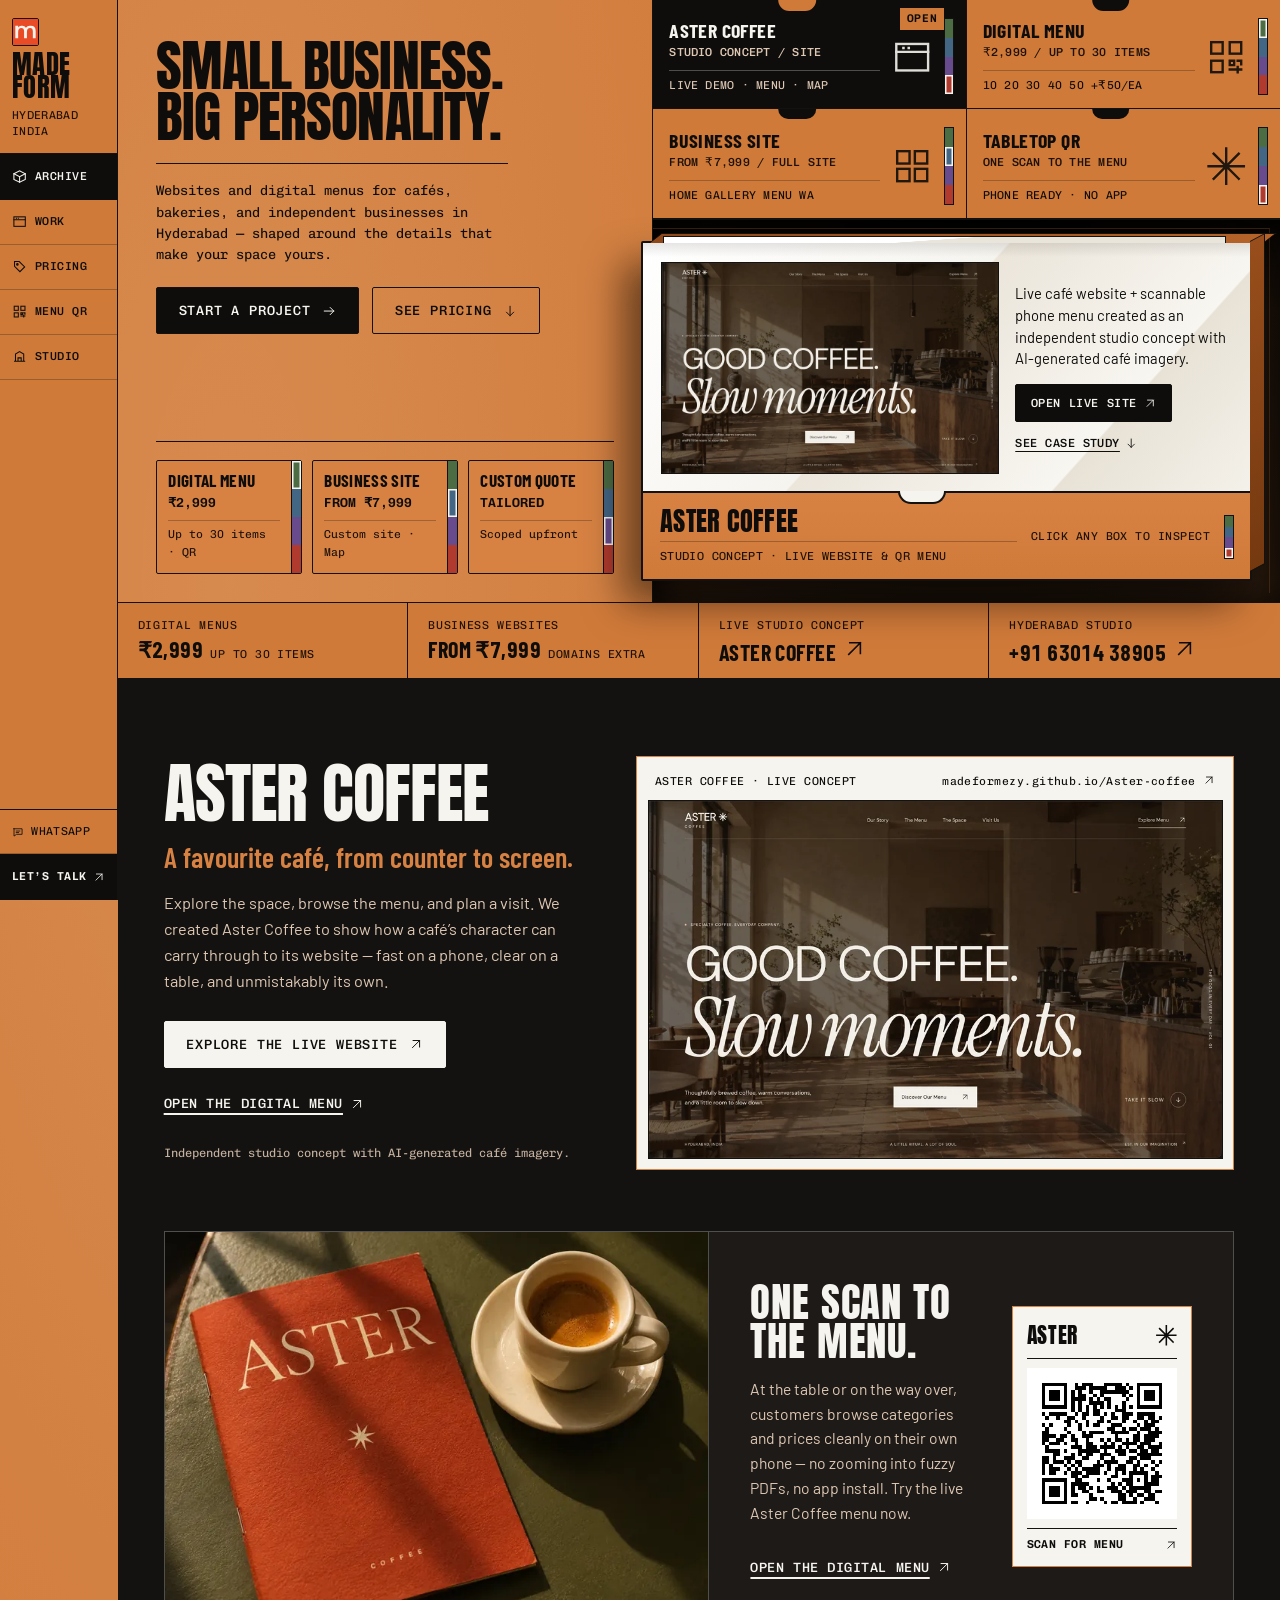
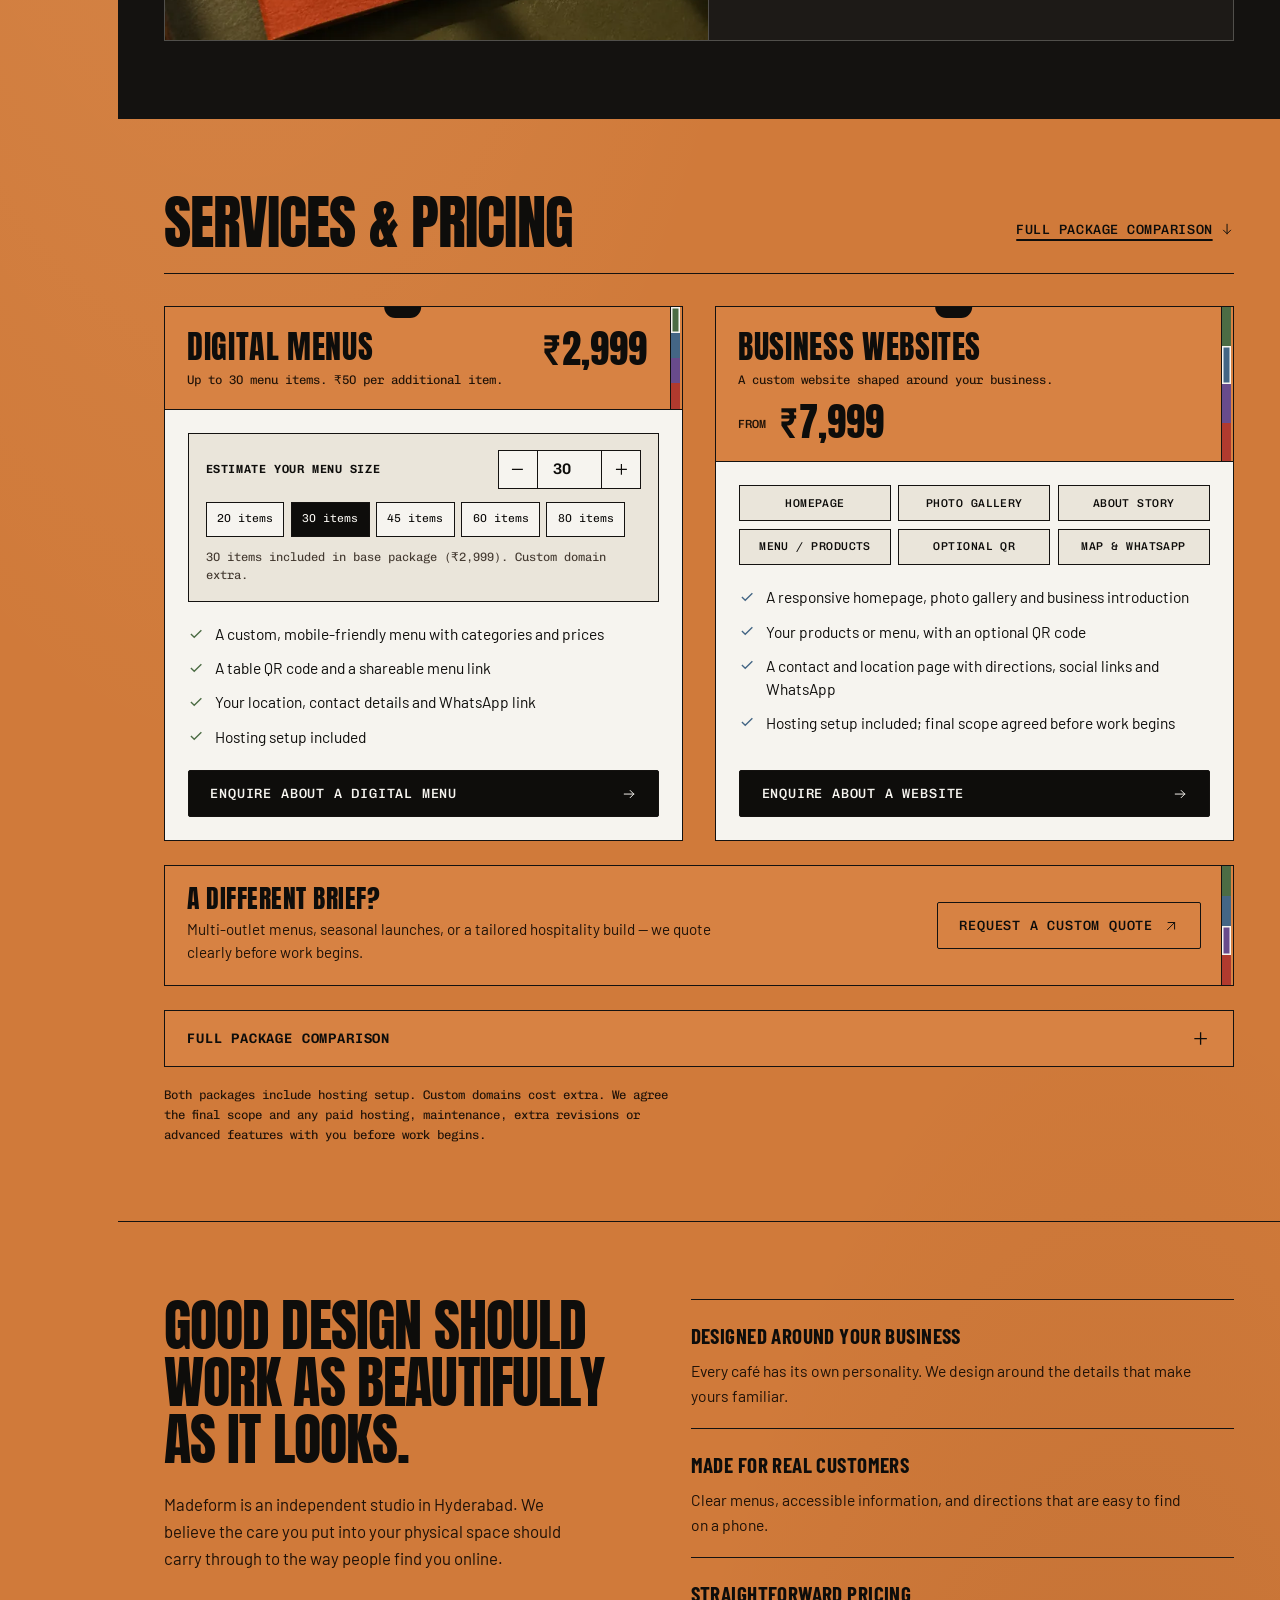
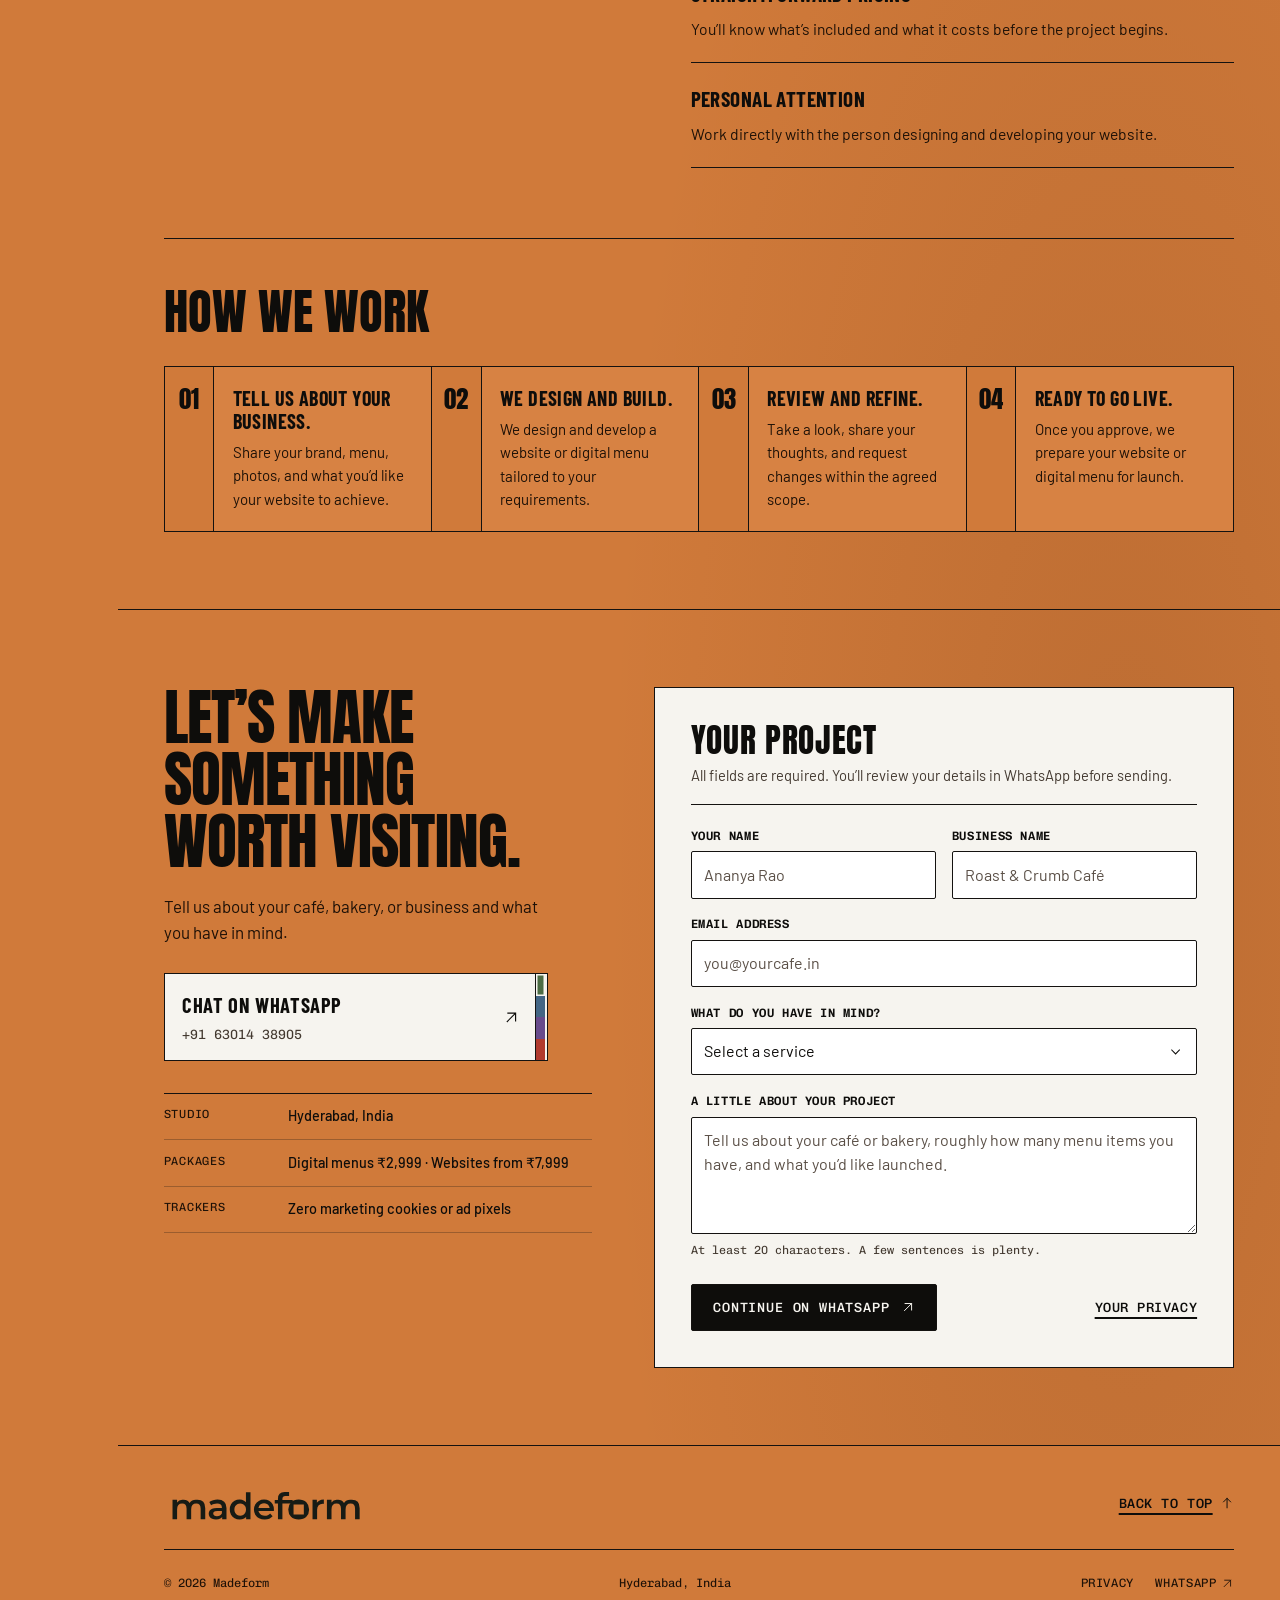
<file: index.html>
<!doctype html>
<html lang="en">
<head>
  <meta charset="utf-8">
  <meta name="viewport" content="width=device-width, initial-scale=1">
  <meta name="theme-color" content="#d07a3a">
  <title>Madeform — A little more you, online.</title>
  <meta name="description" content="Digital menus: ₹2,999 for up to 30 items, then ₹50 per extra item. Full websites from ₹7,999. Custom quotes available. Domains excluded.">
  <meta property="og:type" content="website">
  <meta property="og:title" content="Madeform — A little more you, online.">
  <meta property="og:description" content="Websites with personality. Digital menus with a little care. An independent studio in Hyderabad, India.">
  <meta name="twitter:card" content="summary_large_image">
  <link rel="icon" type="image/svg+xml" href="./favicon.svg">
  <link rel="preload" href="./fonts/anton.woff" as="font" type="font/woff" crossorigin>
  <link rel="preload" href="./fonts/barlow-condensed-700.woff2" as="font" type="font/woff2" crossorigin>
  <link rel="preload" href="./fonts/chivo-mono-400.woff2" as="font" type="font/woff2" crossorigin>
  <link rel="stylesheet" href="./style.css">
  <script src="./site-config.js" defer></script>
  <script src="./script.js" defer></script>
  <script type="application/ld+json">{"@context":"https://schema.org","@type":"ProfessionalService","name":"Madeform","description":"Independent web design and digital experience studio for small hospitality businesses.","url":"https://madeformezy.github.io/x/","areaServed":"India","address":{"@type":"PostalAddress","addressLocality":"Hyderabad","addressCountry":"IN"},"hasOfferCatalog":{"@type":"OfferCatalog","name":"Design services","itemListElement":[{"@type":"Offer","priceCurrency":"INR","priceSpecification":{"@type":"PriceSpecification","minPrice":2999,"priceCurrency":"INR"},"itemOffered":{"@type":"Service","name":"Digital menus"},"description":"₹2,999 includes up to 30 menu items. Each additional item costs ₹50. Custom domain excluded."},{"@type":"Offer","priceCurrency":"INR","priceSpecification":{"@type":"PriceSpecification","minPrice":7999,"priceCurrency":"INR"},"itemOffered":{"@type":"Service","name":"Business websites"},"description":"Full business website package starting at ₹7,999. Custom domain excluded; final scope agreed before work begins."},{"@type":"Offer","name":"Custom quote","description":"A tailored quote based on your website or digital menu requirements, agreed before work begins.","itemOffered":{"@type":"Service","name":"Custom website or digital menu"}}]}}</script>
  <link rel="canonical" href="https://madeformezy.github.io/x/">
  <meta property="og:url" content="https://madeformezy.github.io/x/">
  <meta property="og:image" content="https://madeformezy.github.io/x/images/social.png">
</head>
<body id="top">
  <svg class="icon-library" xmlns="http://www.w3.org/2000/svg" aria-hidden="true" focusable="false">
    <symbol id="arrow-ne" viewBox="0 0 24 24"><path d="M6 18 18 6M7 6h11v11"/></symbol>
    <symbol id="arrow-right" viewBox="0 0 24 24"><path d="M4 12h16M14 6l6 6-6 6"/></symbol>
    <symbol id="arrow-down" viewBox="0 0 24 24"><path d="M12 4v16M6 14l6 6 6-6"/></symbol>
    <symbol id="arrow-up" viewBox="0 0 24 24"><path d="M12 20V4M6 10l6-6 6 6"/></symbol>
    <symbol id="chevron-down" viewBox="0 0 24 24"><path d="m6 9 6 6 6-6"/></symbol>
    <symbol id="plus" viewBox="0 0 24 24"><path d="M5 12h14M12 5v14"/></symbol>
    <symbol id="minus" viewBox="0 0 24 24"><path d="M5 12h14"/></symbol>
    <symbol id="check" viewBox="0 0 24 24"><path d="m5 12.5 4.2 4.2L19 7"/></symbol>
    <symbol id="icon-box" viewBox="0 0 24 24"><path d="M3 7.5 12 3l9 4.5v9L12 21l-9-4.5v-9Z"/><path d="M3 7.5 12 12l9-4.5M12 12v9"/></symbol>
    <symbol id="icon-grid" viewBox="0 0 24 24"><rect x="3.5" y="3.5" width="7" height="7"/><rect x="13.5" y="3.5" width="7" height="7"/><rect x="3.5" y="13.5" width="7" height="7"/><rect x="13.5" y="13.5" width="7" height="7"/></symbol>
    <symbol id="icon-qr" viewBox="0 0 24 24"><rect x="3.5" y="3.5" width="6.5" height="6.5"/><rect x="14" y="3.5" width="6.5" height="6.5"/><rect x="3.5" y="14" width="6.5" height="6.5"/><path d="M14 14h2.5v2.5H14zM18.5 14h2v2M14 19h6.5M18.5 17.5v3"/></symbol>
    <symbol id="icon-window" viewBox="0 0 24 24"><rect x="3" y="4.5" width="18" height="15"/><path d="M3 9h18M7 6.8h.1M10 6.8h.1"/></symbol>
    <symbol id="icon-studio" viewBox="0 0 24 24"><path d="M4 19.5h16M5.5 19.5V8l6.5-4 6.5 4v11.5M9.5 19.5v-5.5h5v5.5"/></symbol>
    <symbol id="icon-chat" viewBox="0 0 24 24"><path d="M4 5.5h16v11H9l-5 3.5V5.5Z"/><path d="M8.5 10h7M8.5 13h4.5"/></symbol>
    <symbol id="icon-tag" viewBox="0 0 24 24"><path d="M4 4h7.5l8.5 8.5-7.5 7.5L4 11.5V4Z"/><circle cx="8.5" cy="8.5" r="1.2"/></symbol>
    <symbol id="asterisk" viewBox="0 0 24 24"><path d="M12 2v20M2 12h20M4.9 4.9l14.2 14.2M4.9 19.1 19.1 4.9"/></symbol>
  </svg>

  <a class="skip-link" href="#main">Skip to content</a>

  <div class="site-shell">
    <header class="site-rail" aria-label="Site navigation">
      <div class="rail-top">
        <a class="rail-brand" href="#top" aria-label="Madeform home">
          <img class="brand-mark" src="./images/madeform-mark.svg" width="28" height="28" alt="">
          <span class="rail-brand-text">MADE<br>FORM</span>
        </a>
        <p class="rail-city">Hyderabad<br>India</p>
      </div>

      <nav class="rail-nav" aria-label="Primary navigation">
        <a href="#top" class="rail-link is-active" data-nav="top">
          <svg class="icon-svg" aria-hidden="true"><use href="#icon-box"/></svg>
          <span>Archive</span>
        </a>
        <a href="#work" class="rail-link" data-nav="work">
          <svg class="icon-svg" aria-hidden="true"><use href="#icon-window"/></svg>
          <span>Work</span>
        </a>
        <a href="#services" class="rail-link" data-nav="services">
          <svg class="icon-svg" aria-hidden="true"><use href="#icon-tag"/></svg>
          <span>Pricing</span>
        </a>
        <a href="#digital-menu" class="rail-link" data-nav="digital-menu">
          <svg class="icon-svg" aria-hidden="true"><use href="#icon-qr"/></svg>
          <span>Menu QR</span>
        </a>
        <a href="#about" class="rail-link" data-nav="about">
          <svg class="icon-svg" aria-hidden="true"><use href="#icon-studio"/></svg>
          <span>Studio</span>
        </a>
      </nav>

      <div class="rail-bottom">
        <a class="rail-util" href="https://wa.me/916301438905?text=Hi%20Madeform%2C%20I%27d%20love%20to%20discuss%20a%20website%20or%20digital%20menu%20for%20my%20business." target="_blank" rel="noopener noreferrer">
          <svg class="icon-svg" aria-hidden="true"><use href="#icon-chat"/></svg>
          <span>WhatsApp</span>
          <span class="sr-only"> (opens in a new tab)</span>
        </a>
        <a class="rail-enquire" href="#contact">
          <span>Let’s talk</span>
          <svg class="icon-svg" aria-hidden="true"><use href="#arrow-ne"/></svg>
        </a>
      </div>

      <div class="mobile-bar-actions">
        <a class="mobile-cta" href="#contact">Let’s talk <svg class="icon-svg" aria-hidden="true"><use href="#arrow-ne"/></svg></a>
        <button class="menu-toggle" type="button" aria-label="Open navigation" aria-expanded="false" aria-controls="mobile-nav" hidden>
          <span></span><span></span>
        </button>
      </div>
    </header>

    <nav class="mobile-nav" id="mobile-nav" aria-label="Mobile navigation" hidden>
      <a href="#work"><span>Work</span><svg class="icon-svg" aria-hidden="true"><use href="#arrow-right"/></svg></a>
      <a href="#services"><span>Services &amp; pricing</span><svg class="icon-svg" aria-hidden="true"><use href="#arrow-right"/></svg></a>
      <a href="#digital-menu"><span>QR digital menu</span><svg class="icon-svg" aria-hidden="true"><use href="#arrow-right"/></svg></a>
      <a href="#about"><span>Studio</span><svg class="icon-svg" aria-hidden="true"><use href="#arrow-right"/></svg></a>
      <a href="#contact"><span>Let’s talk</span><svg class="icon-svg" aria-hidden="true"><use href="#arrow-ne"/></svg></a>
      <a class="mobile-nav-wa" href="https://wa.me/916301438905?text=Hi%20Madeform%2C%20I%27d%20love%20to%20discuss%20a%20website%20or%20digital%20menu%20for%20my%20business." target="_blank" rel="noopener noreferrer">
        <span>Chat on WhatsApp · +91 63014 38905</span>
        <svg class="icon-svg" aria-hidden="true"><use href="#arrow-ne"/></svg>
      </a>
    </nav>

    <div class="site-stage">
      <main id="main" tabindex="-1">
        <!-- HERO: ARCHIVE BOX WALL -->
        <section class="hero-archive" aria-labelledby="hero-title">
          <div class="hero-split">
            <div class="hero-lead">
              <div class="hero-lead-main">
                <h1 id="hero-title">SMALL BUSINESS.<br>BIG PERSONALITY.</h1>
                <p class="hero-sub">Websites and digital menus for cafés, bakeries, and independent businesses in Hyderabad — shaped around the details that make your space yours.</p>
                <div class="hero-actions">
                  <a class="btn btn-primary" href="#contact">
                    <span>Start a project</span>
                    <svg class="icon-svg" aria-hidden="true"><use href="#arrow-right"/></svg>
                  </a>
                  <a class="btn btn-secondary" href="#services">
                    <span>See pricing</span>
                    <svg class="icon-svg" aria-hidden="true"><use href="#arrow-down"/></svg>
                  </a>
                </div>
              </div>

              <div class="hero-index-row" aria-label="Studio packages at a glance">
                <button class="index-slip" type="button" data-open-box="menu" aria-controls="archive-drawer">
                  <span class="index-slip-body">
                    <span class="index-slip-title">DIGITAL MENU</span>
                    <span class="index-slip-price">₹2,999</span>
                    <span class="index-slip-meta">Up to 30 items · QR</span>
                  </span>
                  <span class="colorway-strip is-forest" aria-hidden="true"><i></i><i></i><i></i><i></i></span>
                </button>
                <button class="index-slip" type="button" data-open-box="website" aria-controls="archive-drawer">
                  <span class="index-slip-body">
                    <span class="index-slip-title">BUSINESS SITE</span>
                    <span class="index-slip-price">FROM ₹7,999</span>
                    <span class="index-slip-meta">Custom site · Map</span>
                  </span>
                  <span class="colorway-strip is-steel" aria-hidden="true"><i></i><i></i><i></i><i></i></span>
                </button>
                <a class="index-slip" href="#contact" data-service="not-sure">
                  <span class="index-slip-body">
                    <span class="index-slip-title">CUSTOM QUOTE</span>
                    <span class="index-slip-price">TAILORED</span>
                    <span class="index-slip-meta">Scoped upfront</span>
                  </span>
                  <span class="colorway-strip is-violet" aria-hidden="true"><i></i><i></i><i></i><i></i></span>
                </a>
              </div>
            </div>

            <div class="archive-wall-wrap" aria-label="Interactive hospitality archive box stack">
              <div class="archive-wall" role="tablist" aria-label="Inspect studio archive boxes">
                <button class="stack-box is-selected" type="button" role="tab" id="tab-aster" aria-selected="true" aria-controls="archive-drawer" data-box="aster">
                  <span class="box-notch" aria-hidden="true"></span>
                  <span class="box-label-col">
                    <span class="box-title">ASTER COFFEE</span>
                    <span class="box-sub">STUDIO CONCEPT / SITE</span>
                    <span class="box-run">LIVE DEMO · MENU · MAP</span>
                  </span>
                  <svg class="box-mark" aria-hidden="true"><use href="#icon-window"/></svg>
                  <span class="colorway-strip is-brick" aria-hidden="true"><i></i><i></i><i></i><i></i></span>
                </button>

                <button class="stack-box" type="button" role="tab" id="tab-menu" aria-selected="false" aria-controls="archive-drawer" data-box="menu">
                  <span class="box-notch" aria-hidden="true"></span>
                  <span class="box-label-col">
                    <span class="box-title">DIGITAL MENU</span>
                    <span class="box-sub">₹2,999 / UP TO 30 ITEMS</span>
                    <span class="box-run">10 20 30 40 50 +₹50/EA</span>
                  </span>
                  <svg class="box-mark" aria-hidden="true"><use href="#icon-qr"/></svg>
                  <span class="colorway-strip is-forest" aria-hidden="true"><i></i><i></i><i></i><i></i></span>
                </button>

                <button class="stack-box" type="button" role="tab" id="tab-website" aria-selected="false" aria-controls="archive-drawer" data-box="website">
                  <span class="box-notch" aria-hidden="true"></span>
                  <span class="box-label-col">
                    <span class="box-title">BUSINESS SITE</span>
                    <span class="box-sub">FROM ₹7,999 / FULL SITE</span>
                    <span class="box-run">HOME GALLERY MENU WA</span>
                  </span>
                  <svg class="box-mark" aria-hidden="true"><use href="#icon-grid"/></svg>
                  <span class="colorway-strip is-steel" aria-hidden="true"><i></i><i></i><i></i><i></i></span>
                </button>

                <button class="stack-box" type="button" role="tab" id="tab-qr" aria-selected="false" aria-controls="archive-drawer" data-box="qr">
                  <span class="box-notch" aria-hidden="true"></span>
                  <span class="box-label-col">
                    <span class="box-title">TABLETOP QR</span>
                    <span class="box-sub">ONE SCAN TO THE MENU</span>
                    <span class="box-run">PHONE READY · NO APP</span>
                  </span>
                  <svg class="box-mark" aria-hidden="true"><use href="#asterisk"/></svg>
                  <span class="colorway-strip is-brick" aria-hidden="true"><i></i><i></i><i></i><i></i></span>
                </button>
              </div>

              <!-- RECESSED CUBBY CAVITY & PULLED-OPEN 3D TISSUE-LINED DRAWER -->
              <div class="archive-cubby">
                <div class="pulled-drawer" id="archive-drawer" role="tabpanel" aria-labelledby="tab-aster" data-active-box="aster">
                  <div class="drawer-tissue">
                    <div class="tissue-crest" aria-hidden="true"></div>
                    <div class="tissue-fold" aria-hidden="true"></div>

                  <div class="drawer-panel is-active" data-panel="aster">
                    <div class="drawer-media">
                      <img src="./images/aster-demo.webp"
                           srcset="./images/aster-demo-small.webp 900w, ./images/aster-demo.webp 1800w"
                           sizes="(max-width: 960px) 92vw, 480px"
                           width="1800" height="1120" fetchpriority="high"
                           alt="Aster Coffee homepage studio concept showing its warm interior and menu navigation">
                    </div>
                    <div class="drawer-detail">
                      <p class="drawer-desc">Live café website + scannable phone menu created as an independent studio concept with AI-generated café imagery.</p>
                      <div class="drawer-links">
                        <a class="drawer-btn" href="https://madeformezy.github.io/Aster-coffee/" target="_blank" rel="noopener noreferrer">Open live site <svg class="icon-svg" aria-hidden="true"><use href="#arrow-ne"/></svg><span class="sr-only"> (opens in a new tab)</span></a>
                        <a class="drawer-link" href="#work">See case study <svg class="icon-svg" aria-hidden="true"><use href="#arrow-down"/></svg></a>
                      </div>
                    </div>
                  </div>

                  <div class="drawer-panel" data-panel="menu" hidden>
                    <div class="drawer-spec-sheet">
                      <div class="drawer-spec-head">
                        <span>DIGITAL MENU ESTIMATOR</span>
                        <strong data-hero-price>₹2,999</strong>
                      </div>
                      <p class="drawer-spec-note" data-hero-breakdown>Base package includes up to 30 items, table QR code, WhatsApp link &amp; hosting setup.</p>
                      <div class="size-run-bar" role="group" aria-label="Estimate menu size">
                        <button type="button" class="size-chip" data-size="20">20</button>
                        <button type="button" class="size-chip is-selected" data-size="30" aria-pressed="true">30</button>
                        <button type="button" class="size-chip" data-size="40">40</button>
                        <button type="button" class="size-chip" data-size="50">50</button>
                        <button type="button" class="size-chip" data-size="60">60</button>
                        <button type="button" class="size-chip" data-size="75">75</button>
                      </div>
                      <div class="drawer-links">
                        <a class="drawer-btn" href="#contact" data-service="digital-menu">Enquire for menu <svg class="icon-svg" aria-hidden="true"><use href="#arrow-right"/></svg></a>
                        <a class="drawer-link" href="#services">Full breakdown</a>
                      </div>
                    </div>
                  </div>

                  <div class="drawer-panel" data-panel="website" hidden>
                    <div class="drawer-spec-sheet">
                      <div class="drawer-spec-head">
                        <span>BUSINESS WEBSITE SCOPE</span>
                        <strong>FROM ₹7,999</strong>
                      </div>
                      <ul class="drawer-spec-list">
                        <li>Responsive homepage, gallery &amp; business introduction</li>
                        <li>Products or menu display with optional table QR code</li>
                        <li>Location, directions, social links, WhatsApp &amp; hosting setup</li>
                      </ul>
                      <div class="drawer-links">
                        <a class="drawer-btn" href="#contact" data-service="website">Enquire for website <svg class="icon-svg" aria-hidden="true"><use href="#arrow-right"/></svg></a>
                        <a class="drawer-link" href="#compare">Compare packages</a>
                      </div>
                    </div>
                  </div>

                  <div class="drawer-panel" data-panel="qr" hidden>
                    <div class="drawer-qr-split">
                      <img class="drawer-qr-img" src="./images/aster-menu-qr.png" width="656" height="656" alt="Scannable QR code for the Aster Coffee digital menu">
                      <div class="drawer-detail">
                        <p class="drawer-desc">Scan with your phone camera or tap below to test the Aster Coffee mobile menu yourself.</p>
                        <div class="drawer-links">
                          <a class="drawer-btn" href="https://madeformezy.github.io/Aster-coffee/menu.html" target="_blank" rel="noopener noreferrer">Open Aster menu <svg class="icon-svg" aria-hidden="true"><use href="#arrow-ne"/></svg><span class="sr-only"> (opens in a new tab)</span></a>
                          <a class="drawer-link" href="#digital-menu">Tabletop view</a>
                        </div>
                      </div>
                    </div>
                  </div>
                </div>

                <div class="drawer-front">
                  <span class="box-notch drawer-front-notch" aria-hidden="true"></span>
                  <div class="drawer-front-copy">
                    <span class="drawer-front-title" data-drawer-title>ASTER COFFEE</span>
                    <span class="drawer-front-meta" data-drawer-meta>STUDIO CONCEPT · LIVE WEBSITE &amp; QR MENU</span>
                  </div>
                  <span class="drawer-front-hint">CLICK ANY BOX TO INSPECT</span>
                  <span class="colorway-strip is-brick" data-drawer-strip aria-hidden="true"><i></i><i></i><i></i><i></i></span>
                </div>
              </div>
              </div>
            </div>
          </div>

          <div class="hero-ledger" aria-label="Studio highlights">
            <div class="ledger-cell">
              <span class="ledger-k">DIGITAL MENUS</span>
              <span class="ledger-v">₹2,999 <small>UP TO 30 ITEMS</small></span>
            </div>
            <div class="ledger-cell">
              <span class="ledger-k">BUSINESS WEBSITES</span>
              <span class="ledger-v">FROM ₹7,999 <small>DOMAINS EXTRA</small></span>
            </div>
            <div class="ledger-cell">
              <span class="ledger-k">LIVE STUDIO CONCEPT</span>
              <a class="ledger-v ledger-action" href="https://madeformezy.github.io/Aster-coffee/" target="_blank" rel="noopener noreferrer">ASTER COFFEE <svg class="icon-svg" aria-hidden="true"><use href="#arrow-ne"/></svg><span class="sr-only"> (opens in a new tab)</span></a>
            </div>
            <div class="ledger-cell">
              <span class="ledger-k">HYDERABAD STUDIO</span>
              <a class="ledger-v ledger-action" href="https://wa.me/916301438905" target="_blank" rel="noopener noreferrer">+91 63014 38905 <svg class="icon-svg" aria-hidden="true"><use href="#arrow-ne"/></svg><span class="sr-only"> (opens in a new tab)</span></a>
            </div>
          </div>
        </section>

        <!-- WORK: ASTER COFFEE ARCHIVE CASE -->
        <section class="work-case" id="work" aria-labelledby="work-heading">
          <div class="case-inner">
            <div class="case-header">
              <div class="case-copy">
                <h2 id="work-heading">ASTER COFFEE</h2>
                <p class="case-lead">A favourite café, from counter to screen.</p>
                <p class="case-body">Explore the space, browse the menu, and plan a visit. We created Aster Coffee to show how a café’s character can carry through to its website — fast on a phone, clear on a table, and unmistakably its own.</p>
                <div class="case-actions">
                  <a class="btn btn-tissue" href="https://madeformezy.github.io/Aster-coffee/" target="_blank" rel="noopener noreferrer">
                    <span>Explore the live website</span>
                    <svg class="icon-svg" aria-hidden="true"><use href="#arrow-ne"/></svg>
                    <span class="sr-only"> (opens in a new tab)</span>
                  </a>
                  <a class="case-text-link" href="https://madeformezy.github.io/Aster-coffee/menu.html" target="_blank" rel="noopener noreferrer">
                    <span>Open the digital menu</span>
                    <svg class="icon-svg" aria-hidden="true"><use href="#arrow-ne"/></svg>
                    <span class="sr-only"> (opens in a new tab)</span>
                  </a>
                </div>
                <p class="case-disclosure">Independent studio concept with AI-generated café imagery.</p>
              </div>

              <a class="specimen-frame" href="https://madeformezy.github.io/Aster-coffee/" target="_blank" rel="noopener noreferrer" aria-label="Open the live Aster Coffee website in a new tab">
                <div class="specimen-bar" aria-hidden="true">
                  <span>ASTER COFFEE · LIVE CONCEPT</span>
                  <span>madeformezy.github.io/Aster-coffee <svg class="icon-svg"><use href="#arrow-ne"/></svg></span>
                </div>
                <div class="specimen-media">
                  <img src="./images/aster-demo.webp"
                       srcset="./images/aster-demo-small.webp 900w, ./images/aster-demo.webp 1800w"
                       sizes="(max-width: 960px) 92vw, 52vw"
                       width="1800" height="1120"
                       alt="Aster Coffee homepage with its café interior, menu and directions">
                </div>
              </a>
            </div>

            <div class="menu-showcase" id="digital-menu" role="region" aria-labelledby="menu-heading">
              <div class="menu-photo">
                <img src="./images/aster-table.webp"
                     srcset="./images/aster-table-small.webp 720w, ./images/aster-table.webp 1440w"
                     sizes="(max-width: 960px) 92vw, 48vw"
                     width="1440" height="1080"
                     alt="A vermilion Aster menu booklet and an espresso cup on an olive café table">
              </div>
              <div class="menu-qr-pane">
                <div class="menu-qr-copy">
                  <h3 id="menu-heading">ONE SCAN TO THE MENU.</h3>
                  <p>At the table or on the way over, customers browse categories and prices cleanly on their own phone — no zooming into fuzzy PDFs, no app install. Try the live Aster Coffee menu now.</p>
                  <a class="case-text-link" href="https://madeformezy.github.io/Aster-coffee/menu.html" target="_blank" rel="noopener noreferrer">
                    <span>Open the digital menu</span>
                    <svg class="icon-svg" aria-hidden="true"><use href="#arrow-ne"/></svg>
                    <span class="sr-only"> (opens in a new tab)</span>
                  </a>
                </div>
                <a class="qr-specimen" href="https://madeformezy.github.io/Aster-coffee/menu.html" target="_blank" rel="noopener noreferrer" aria-label="Open the Aster Coffee digital menu in a new tab">
                  <span class="qr-specimen-head">
                    <span>ASTER</span>
                    <svg class="icon-svg" aria-hidden="true"><use href="#asterisk"/></svg>
                  </span>
                  <img src="./images/aster-menu-qr.png" width="656" height="656" loading="lazy" alt="QR code for the Aster Coffee digital menu">
                  <span class="qr-specimen-foot">
                    <span>SCAN FOR MENU</span>
                    <svg class="icon-svg" aria-hidden="true"><use href="#arrow-ne"/></svg>
                  </span>
                </a>
              </div>
            </div>
          </div>
        </section>

        <!-- SERVICES & PRICING -->
        <section class="services-section" id="services" aria-labelledby="services-heading">
          <div class="section-inner">
            <div class="section-head">
              <h2 id="services-heading">SERVICES &amp; PRICING</h2>
              <a class="inline-link" href="#compare">
                <span>Full package comparison</span>
                <svg class="icon-svg" aria-hidden="true"><use href="#arrow-down"/></svg>
              </a>
            </div>

            <div class="package-boxes">
              <article class="pkg-box pkg-box-menu">
                <div class="pkg-box-lid">
                  <span class="box-notch" aria-hidden="true"></span>
                  <div class="pkg-head-row">
                    <div>
                      <h3>DIGITAL MENUS</h3>
                      <p class="pkg-tagline">Up to 30 menu items. ₹50 per additional item.</p>
                    </div>
                    <p class="pkg-price" data-calc-display>₹2,999</p>
                  </div>
                  <span class="colorway-strip is-forest" aria-hidden="true"><i></i><i></i><i></i><i></i></span>
                </div>

                <div class="pkg-tissue">
                  <div class="menu-calculator" aria-label="Digital menu cost estimator">
                    <div class="calc-row">
                      <label class="calc-label" for="menu-items-input">ESTIMATE YOUR MENU SIZE</label>
                      <div class="calc-stepper">
                        <button type="button" class="step-btn" data-step="-5" aria-label="Decrease menu items by 5">
                          <svg class="icon-svg" aria-hidden="true"><use href="#minus"/></svg>
                        </button>
                        <input id="menu-items-input" type="number" min="1" max="200" value="30" inputmode="numeric" aria-label="Number of menu items">
                        <button type="button" class="step-btn" data-step="5" aria-label="Increase menu items by 5">
                          <svg class="icon-svg" aria-hidden="true"><use href="#plus"/></svg>
                        </button>
                      </div>
                    </div>
                    <div class="calc-presets" role="group" aria-label="Quick menu item counts">
                      <button type="button" class="preset-chip" data-preset="20">20 items</button>
                      <button type="button" class="preset-chip is-selected" data-preset="30">30 items</button>
                      <button type="button" class="preset-chip" data-preset="45">45 items</button>
                      <button type="button" class="preset-chip" data-preset="60">60 items</button>
                      <button type="button" class="preset-chip" data-preset="80">80 items</button>
                    </div>
                    <p class="calc-note" data-calc-note>30 items included in base package (₹2,999). Custom domain extra.</p>
                  </div>

                  <ul class="pkg-list">
                    <li><svg class="icon-svg" aria-hidden="true"><use href="#check"/></svg><span>A custom, mobile-friendly menu with categories and prices</span></li>
                    <li><svg class="icon-svg" aria-hidden="true"><use href="#check"/></svg><span>A table QR code and a shareable menu link</span></li>
                    <li><svg class="icon-svg" aria-hidden="true"><use href="#check"/></svg><span>Your location, contact details and WhatsApp link</span></li>
                    <li><svg class="icon-svg" aria-hidden="true"><use href="#check"/></svg><span>Hosting setup included</span></li>
                  </ul>

                  <a class="btn btn-primary pkg-cta" href="#contact" data-service="digital-menu">
                    <span>Enquire about a digital menu</span>
                    <svg class="icon-svg" aria-hidden="true"><use href="#arrow-right"/></svg>
                  </a>
                </div>
              </article>

              <article class="pkg-box pkg-box-site">
                <div class="pkg-box-lid">
                  <span class="box-notch" aria-hidden="true"></span>
                  <div class="pkg-head-row">
                    <div>
                      <h3>BUSINESS WEBSITES</h3>
                      <p class="pkg-tagline">A custom website shaped around your business.</p>
                    </div>
                    <p class="pkg-price"><span class="price-prefix">FROM</span> ₹7,999</p>
                  </div>
                  <span class="colorway-strip is-steel" aria-hidden="true"><i></i><i></i><i></i><i></i></span>
                </div>

                <div class="pkg-tissue">
                  <div class="site-spec-grid" aria-label="Included website sections">
                    <span>HOMEPAGE</span>
                    <span>PHOTO GALLERY</span>
                    <span>ABOUT STORY</span>
                    <span>MENU / PRODUCTS</span>
                    <span>OPTIONAL QR</span>
                    <span>MAP &amp; WHATSAPP</span>
                  </div>

                  <ul class="pkg-list">
                    <li><svg class="icon-svg" aria-hidden="true"><use href="#check"/></svg><span>A responsive homepage, photo gallery and business introduction</span></li>
                    <li><svg class="icon-svg" aria-hidden="true"><use href="#check"/></svg><span>Your products or menu, with an optional QR code</span></li>
                    <li><svg class="icon-svg" aria-hidden="true"><use href="#check"/></svg><span>A contact and location page with directions, social links and WhatsApp</span></li>
                    <li><svg class="icon-svg" aria-hidden="true"><use href="#check"/></svg><span>Hosting setup included; final scope agreed before work begins</span></li>
                  </ul>

                  <a class="btn btn-primary pkg-cta" href="#contact" data-service="website">
                    <span>Enquire about a website</span>
                    <svg class="icon-svg" aria-hidden="true"><use href="#arrow-right"/></svg>
                  </a>
                </div>
              </article>
            </div>

            <div class="custom-brief-bar">
              <div class="custom-brief-copy">
                <h3>A DIFFERENT BRIEF?</h3>
                <p>Multi-outlet menus, seasonal launches, or a tailored hospitality build — we quote clearly before work begins.</p>
              </div>
              <a class="btn btn-secondary" href="#contact" data-service="not-sure">
                <span>Request a custom quote</span>
                <svg class="icon-svg" aria-hidden="true"><use href="#arrow-ne"/></svg>
              </a>
              <span class="colorway-strip is-violet" aria-hidden="true"><i></i><i></i><i></i><i></i></span>
            </div>

            <details class="service-comparison" id="compare">
              <summary>
                <span>FULL PACKAGE COMPARISON</span>
                <svg class="icon-svg summary-plus" aria-hidden="true"><use href="#plus"/></svg>
              </summary>
              <div class="table-scroll">
                <table>
                  <caption class="sr-only">Digital menu and business website packages</caption>
                  <thead>
                    <tr>
                      <th scope="col">What’s included</th>
                      <th scope="col">Digital Menu</th>
                      <th scope="col">Business Website</th>
                    </tr>
                  </thead>
                  <tbody>
                    <tr><th scope="row">Price</th><td>₹2,999</td><td>From ₹7,999</td></tr>
                    <tr><th scope="row">Menu items included</th><td>Up to 30</td><td>Agreed in project scope</td></tr>
                    <tr><th scope="row">Extra menu items</th><td>₹50 per item beyond 30</td><td>Quoted to suit your requirements</td></tr>
                    <tr><th scope="row">Mobile responsive</th><td><span class="comparison-included"><svg class="icon-svg" aria-hidden="true"><use href="#check"/></svg><span class="sr-only">Included</span></span></td><td><span class="comparison-included"><svg class="icon-svg" aria-hidden="true"><use href="#check"/></svg><span class="sr-only">Included</span></span></td></tr>
                    <tr><th scope="row">Product/menu display</th><td><span class="comparison-included"><svg class="icon-svg" aria-hidden="true"><use href="#check"/></svg><span class="sr-only">Included</span></span></td><td>Included if needed</td></tr>
                    <tr><th scope="row">WhatsApp contact</th><td><span class="comparison-included"><svg class="icon-svg" aria-hidden="true"><use href="#check"/></svg><span class="sr-only">Included</span></span></td><td><span class="comparison-included"><svg class="icon-svg" aria-hidden="true"><use href="#check"/></svg><span class="sr-only">Included</span></span></td></tr>
                    <tr><th scope="row">QR code</th><td><span class="comparison-included"><svg class="icon-svg" aria-hidden="true"><use href="#check"/></svg><span class="sr-only">Included</span></span></td><td>Optional</td></tr>
                    <tr><th scope="row">About the business</th><td><span aria-hidden="true">—</span><span class="sr-only">Not included</span></td><td><span class="comparison-included"><svg class="icon-svg" aria-hidden="true"><use href="#check"/></svg><span class="sr-only">Included</span></span></td></tr>
                    <tr><th scope="row">Gallery</th><td><span aria-hidden="true">—</span><span class="sr-only">Not included</span></td><td><span class="comparison-included"><svg class="icon-svg" aria-hidden="true"><use href="#check"/></svg><span class="sr-only">Included</span></span></td></tr>
                    <tr><th scope="row">Contact/location page</th><td>Basic</td><td><span class="comparison-included"><svg class="icon-svg" aria-hidden="true"><use href="#check"/></svg><span class="sr-only">Included</span></span></td></tr>
                    <tr><th scope="row">Hosting setup</th><td><span class="comparison-included"><svg class="icon-svg" aria-hidden="true"><use href="#check"/></svg><span class="sr-only">Included</span></span></td><td><span class="comparison-included"><svg class="icon-svg" aria-hidden="true"><use href="#check"/></svg><span class="sr-only">Included</span></span></td></tr>
                    <tr><th scope="row">Custom domain</th><td>Extra</td><td>Extra</td></tr>
                  </tbody>
                </table>
              </div>
            </details>

            <p class="pricing-note">Both packages include hosting setup. Custom domains cost extra. We agree the final scope and any paid hosting, maintenance, extra revisions or advanced features with you before work begins.</p>
          </div>
        </section>

        <!-- STUDIO PRINCIPLES & PROCESS -->
        <section class="studio-section" id="about" aria-labelledby="about-heading">
          <div class="section-inner">
            <div class="studio-grid">
              <div class="studio-lead">
                <h2 id="about-heading">GOOD DESIGN SHOULD WORK AS BEAUTIFULLY AS IT LOOKS.</h2>
                <p>Madeform is an independent studio in Hyderabad. We believe the care you put into your physical space should carry through to the way people find you online.</p>
              </div>
              <div class="principles-list">
                <article class="principle-row">
                  <h3>DESIGNED AROUND YOUR BUSINESS</h3>
                  <p>Every café has its own personality. We design around the details that make yours familiar.</p>
                </article>
                <article class="principle-row">
                  <h3>MADE FOR REAL CUSTOMERS</h3>
                  <p>Clear menus, accessible information, and directions that are easy to find on a phone.</p>
                </article>
                <article class="principle-row">
                  <h3>STRAIGHTFORWARD PRICING</h3>
                  <p>You’ll know what’s included and what it costs before the project begins.</p>
                </article>
                <article class="principle-row">
                  <h3>PERSONAL ATTENTION</h3>
                  <p>Work directly with the person designing and developing your website.</p>
                </article>
              </div>
            </div>

            <div class="process-band" aria-labelledby="process-heading">
              <h2 id="process-heading">HOW WE WORK</h2>
              <ol class="process-steps">
                <li>
                  <span class="step-index" aria-hidden="true">01</span>
                  <div class="step-body">
                    <h3>Tell us about your business.</h3>
                    <p>Share your brand, menu, photos, and what you’d like your website to achieve.</p>
                  </div>
                </li>
                <li>
                  <span class="step-index" aria-hidden="true">02</span>
                  <div class="step-body">
                    <h3>We design and build.</h3>
                    <p>We design and develop a website or digital menu tailored to your requirements.</p>
                  </div>
                </li>
                <li>
                  <span class="step-index" aria-hidden="true">03</span>
                  <div class="step-body">
                    <h3>Review and refine.</h3>
                    <p>Take a look, share your thoughts, and request changes within the agreed scope.</p>
                  </div>
                </li>
                <li>
                  <span class="step-index" aria-hidden="true">04</span>
                  <div class="step-body">
                    <h3>Ready to go live.</h3>
                    <p>Once you approve, we prepare your website or digital menu for launch.</p>
                  </div>
                </li>
              </ol>
            </div>
          </div>
        </section>

        <!-- CONTACT & ENQUIRY DISPATCH -->
        <section class="contact-section" id="contact" aria-labelledby="contact-heading">
          <div class="section-inner contact-grid">
            <div class="contact-copy">
              <h2 id="contact-heading">LET’S MAKE SOMETHING WORTH VISITING.</h2>
              <p class="contact-lead">Tell us about your café, bakery, or business and what you have in mind.</p>

              <a class="whatsapp-box" href="https://wa.me/916301438905?text=Hi%20Madeform%2C%20I%27d%20love%20to%20discuss%20a%20website%20or%20digital%20menu%20for%20my%20business." target="_blank" rel="noopener noreferrer">
                <span class="whatsapp-box-body">
                  <span class="whatsapp-box-title">CHAT ON WHATSAPP</span>
                  <span class="whatsapp-box-num">+91 63014 38905</span>
                </span>
                <svg class="icon-svg" aria-hidden="true"><use href="#arrow-ne"/></svg>
                <span class="colorway-strip is-forest" aria-hidden="true"><i></i><i></i><i></i><i></i></span>
                <span class="sr-only"> (opens in a new tab)</span>
              </a>

              <dl class="contact-facts">
                <div><dt>Studio</dt><dd>Hyderabad, India</dd></div>
                <div><dt>Packages</dt><dd>Digital menus ₹2,999 · Websites from ₹7,999</dd></div>
                <div><dt>Trackers</dt><dd>Zero marketing cookies or ad pixels</dd></div>
              </dl>
            </div>

            <form id="enquiry-form" class="dispatch-form" method="post" aria-labelledby="form-heading" hidden>
              <div class="dispatch-head">
                <h3 id="form-heading">YOUR PROJECT</h3>
                <p class="form-intro" id="form-intro">We’ll use these details to respond to your enquiry.</p>
              </div>
              <fieldset>
                <legend class="sr-only">Project details, all fields required</legend>
                <div class="form-row">
                  <div class="field">
                    <label for="name">Your name</label>
                    <input id="name" name="name" autocomplete="name" minlength="2" maxlength="100" placeholder="Ananya Rao" required>
                  </div>
                  <div class="field">
                    <label for="businessName">Business name</label>
                    <input id="businessName" name="businessName" autocomplete="organization" maxlength="160" placeholder="Roast &amp; Crumb Café" required>
                  </div>
                </div>
                <div class="field">
                  <label for="email">Email address</label>
                  <input id="email" name="email" type="email" autocomplete="email" maxlength="254" placeholder="you@yourcafe.in" required>
                </div>
                <div class="field">
                  <label for="service">What do you have in mind?</label>
                  <div class="select-wrap">
                    <select id="service" name="service" required>
                      <option value="" disabled selected>Select a service</option>
                      <option value="digital-menu">Digital menu · ₹2,999</option>
                      <option value="website">Website · from ₹7,999</option>
                      <option value="not-sure">Custom quote</option>
                    </select>
                    <svg class="icon-svg" aria-hidden="true"><use href="#chevron-down"/></svg>
                  </div>
                </div>
                <div class="field">
                  <label for="details">A little about your project</label>
                  <textarea id="details" name="details" rows="4" minlength="20" maxlength="5000" required aria-describedby="details-hint" placeholder="Tell us about your café or bakery, roughly how many menu items you have, and what you’d like launched."></textarea>
                  <span class="field-hint" id="details-hint">At least 20 characters. A few sentences is plenty.</span>
                </div>
                <div class="honeypot" aria-hidden="true">
                  <label for="website">Leave this field blank</label>
                  <input id="website" name="website" tabindex="-1" autocomplete="off">
                </div>
              </fieldset>
              <div class="form-footer">
                <button class="btn btn-primary" id="submit-enquiry" type="submit">
                  <span class="button-label">Send your enquiry</span>
                  <svg class="icon-svg" aria-hidden="true"><use href="#arrow-ne"/></svg>
                </button>
                <a class="inline-link" href="./privacy.html">Your privacy</a>
              </div>
              <p id="form-status" class="form-status" role="status" aria-live="polite" tabindex="-1"></p>
            </form>
          </div>
        </section>
      </main>

      <footer class="site-footer">
        <div class="footer-top">
          <a class="footer-wordmark" href="#top" aria-label="Madeform home">
            <img src="./images/madeform-logo.svg" width="334" height="84" alt="Madeform">
          </a>
          <a class="inline-link" href="#top">
            <span>Back to top</span>
            <svg class="icon-svg" aria-hidden="true"><use href="#arrow-up"/></svg>
          </a>
        </div>
        <div class="footer-bottom">
          <span>© <span data-year>2026</span> Madeform</span>
          <span>Hyderabad, India</span>
          <nav aria-label="Footer navigation">
            <a href="./privacy.html">Privacy</a>
            <a href="https://wa.me/916301438905" target="_blank" rel="noopener noreferrer">WhatsApp <svg class="icon-svg" aria-hidden="true"><use href="#arrow-ne"/></svg><span class="sr-only"> (opens in a new tab)</span></a>
          </nav>
        </div>
      </footer>
    </div>
  </div>
</body>
</html>
</file>
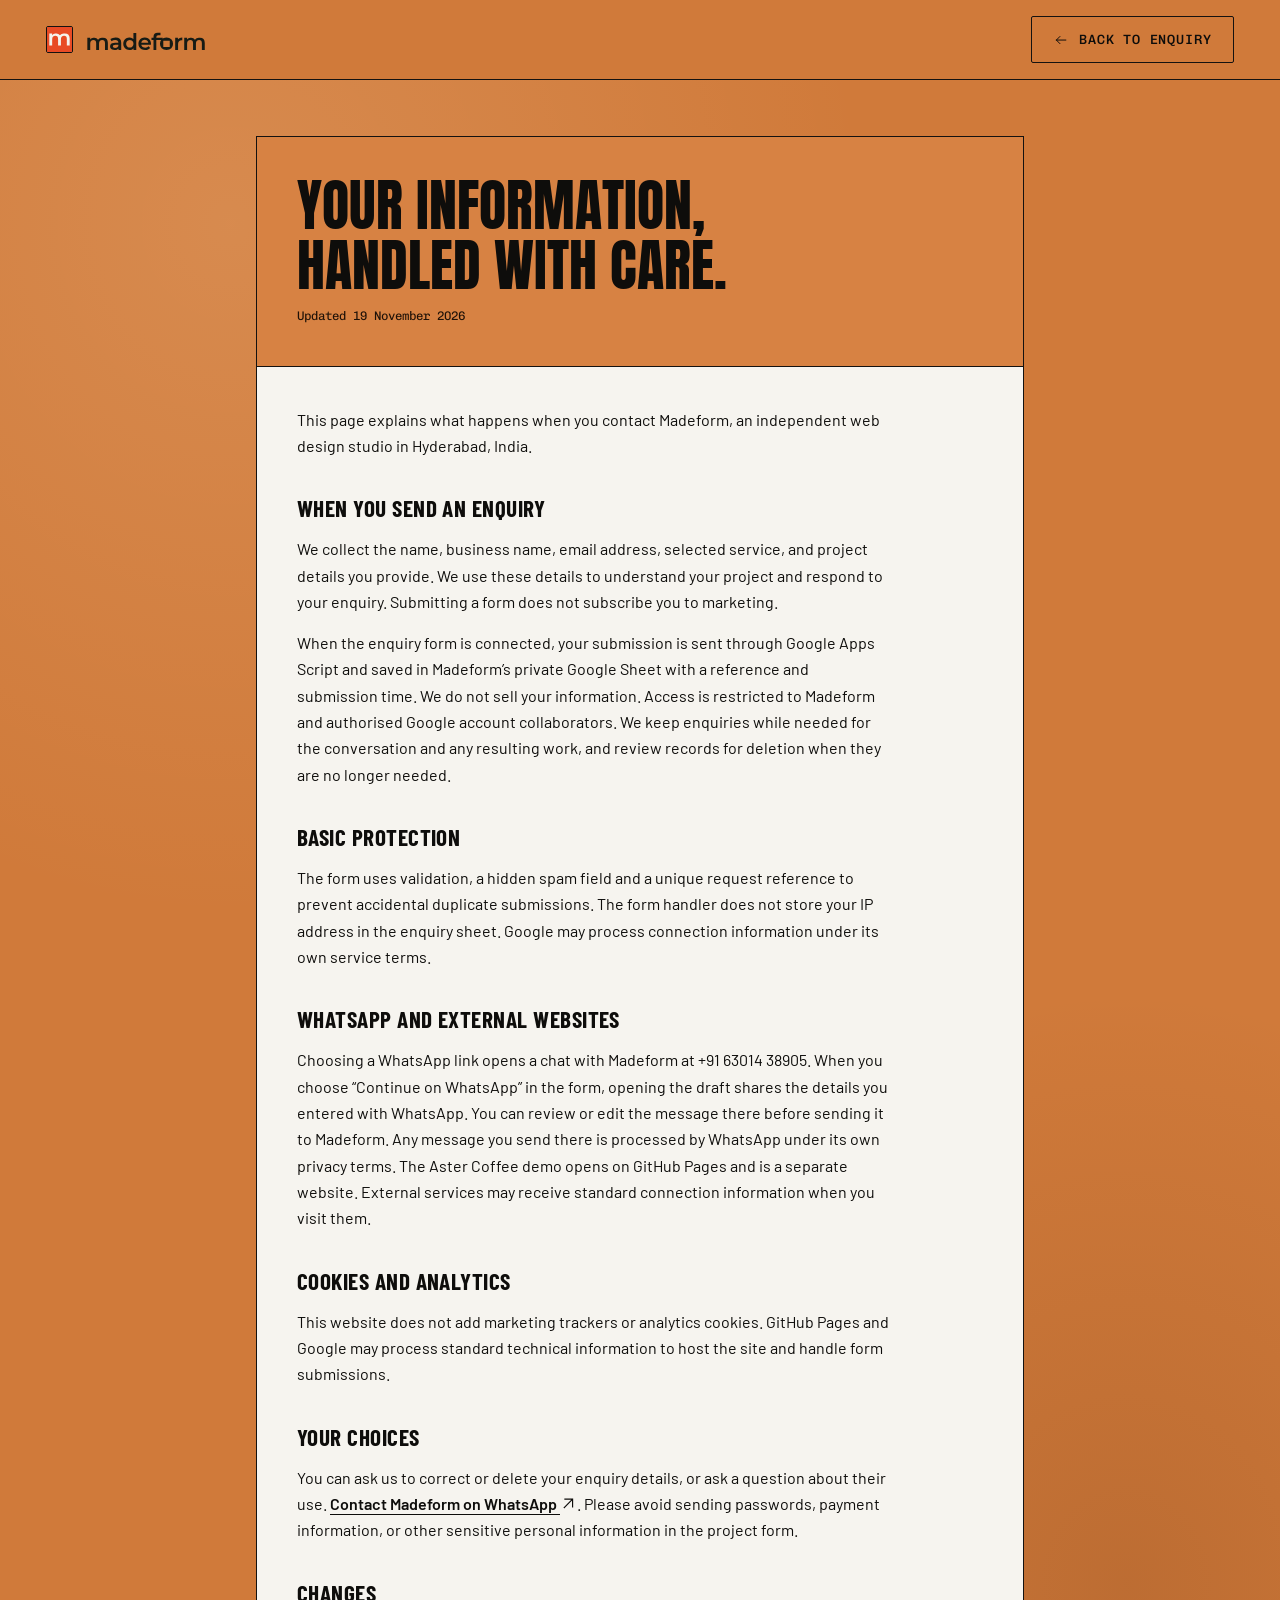
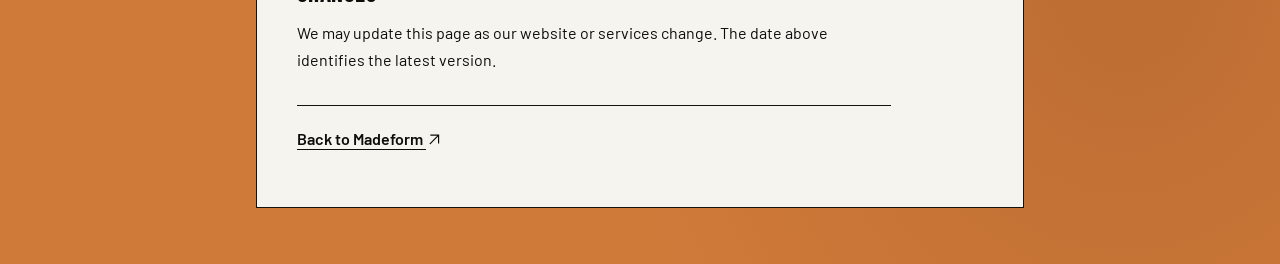
<file: privacy.html>
<!doctype html>
<html lang="en">
<head>
  <meta charset="utf-8">
  <meta name="viewport" content="width=device-width, initial-scale=1">
  <meta name="theme-color" content="#d07a3a">
  <title>Your information — Madeform</title>
  <meta name="description" content="How Madeform handles your enquiry and personal information.">
  <link rel="icon" href="./favicon.svg" type="image/svg+xml">
  <link rel="preload" href="./fonts/anton.woff" as="font" type="font/woff" crossorigin>
  <link rel="stylesheet" href="./style.css">
  <link rel="canonical" href="https://madeformezy.github.io/x/privacy.html">
  <meta property="og:url" content="https://madeformezy.github.io/x/privacy.html">
</head>
<body class="privacy-body">
  <svg class="icon-library" xmlns="http://www.w3.org/2000/svg" aria-hidden="true" focusable="false">
    <symbol id="arrow-ne" viewBox="0 0 24 24"><path d="M6 18 18 6M7 6h11v11"/></symbol>
    <symbol id="arrow-left" viewBox="0 0 24 24"><path d="M20 12H4M10 6l-6 6 6 6"/></symbol>
  </svg>
  <a class="skip-link" href="#main">Skip to content</a>

  <header class="privacy-header">
    <a class="privacy-brand" href="./index.html" aria-label="Madeform home">
      <img class="brand-mark" src="./images/madeform-mark.svg" width="28" height="28" alt="">
      <img class="privacy-logo" src="./images/madeform-logo.svg" width="334" height="84" alt="Madeform">
    </a>
    <nav aria-label="Navigation">
      <a class="btn btn-secondary" href="./index.html#contact">
        <svg class="icon-svg" aria-hidden="true"><use href="#arrow-left"/></svg>
        <span>Back to enquiry</span>
      </a>
    </nav>
  </header>

  <main class="privacy-sheet" id="main" tabindex="-1">
    <div class="privacy-sheet-head">
      <h1>YOUR INFORMATION, HANDLED WITH CARE.</h1>
      <p class="updated">Updated 19 November 2026</p>
    </div>
    <div class="privacy-prose">
      <p>This page explains what happens when you contact Madeform, an independent web design studio in Hyderabad, India.</p>

      <h2>When you send an enquiry</h2>
      <p>We collect the name, business name, email address, selected service, and project details you provide. We use these details to understand your project and respond to your enquiry. Submitting a form does not subscribe you to marketing.</p>
      <p>When the enquiry form is connected, your submission is sent through Google Apps Script and saved in Madeform’s private Google Sheet with a reference and submission time. We do not sell your information. Access is restricted to Madeform and authorised Google account collaborators. We keep enquiries while needed for the conversation and any resulting work, and review records for deletion when they are no longer needed.</p>

      <h2>Basic protection</h2>
      <p>The form uses validation, a hidden spam field and a unique request reference to prevent accidental duplicate submissions. The form handler does not store your IP address in the enquiry sheet. Google may process connection information under its own service terms.</p>

      <h2>WhatsApp and external websites</h2>
      <p>Choosing a WhatsApp link opens a chat with Madeform at +91 63014 38905. When you choose “Continue on WhatsApp” in the form, opening the draft shares the details you entered with WhatsApp. You can review or edit the message there before sending it to Madeform. Any message you send there is processed by WhatsApp under its own privacy terms. The Aster Coffee demo opens on GitHub Pages and is a separate website. External services may receive standard connection information when you visit them.</p>

      <h2>Cookies and analytics</h2>
      <p>This website does not add marketing trackers or analytics cookies. GitHub Pages and Google may process standard technical information to host the site and handle form submissions.</p>

      <h2>Your choices</h2>
      <p>You can ask us to correct or delete your enquiry details, or ask a question about their use. <a href="https://wa.me/916301438905" target="_blank" rel="noopener noreferrer">Contact Madeform on WhatsApp <svg class="icon-svg" aria-hidden="true"><use href="#arrow-ne"/></svg></a>. Please avoid sending passwords, payment information, or other sensitive personal information in the project form.</p>

      <h2>Changes</h2>
      <p>We may update this page as our website or services change. The date above identifies the latest version.</p>

      <p class="privacy-back"><a href="./index.html">Back to Madeform <svg class="icon-svg" aria-hidden="true"><use href="#arrow-ne"/></svg></a></p>
    </div>
  </main>
</body>
</html>
</file>
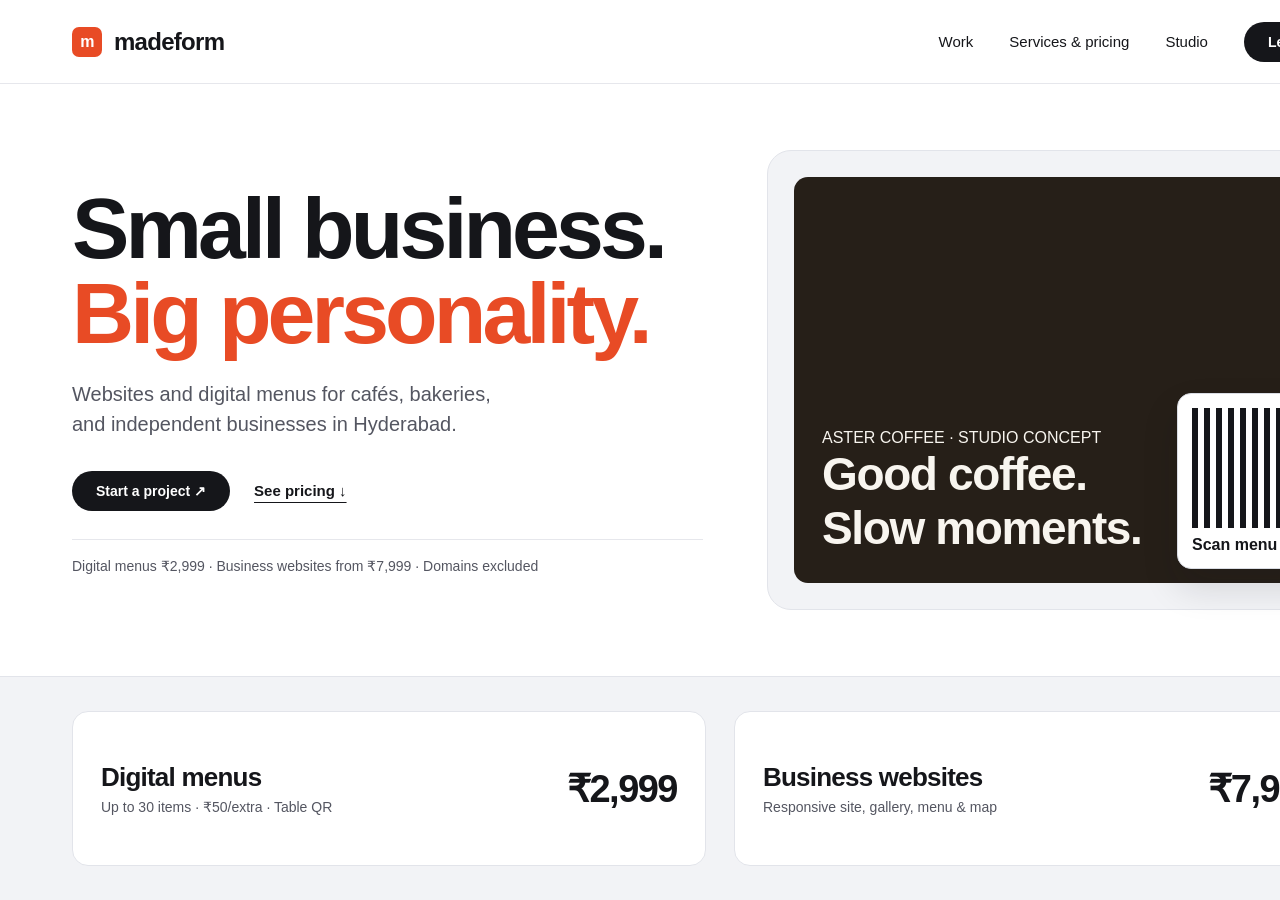
<file: .impeccable/mocks/decision/canon.html>
<!doctype html>
<html lang="en">
<head>
<meta charset="utf-8">
<title>Madeform — Modern Studio Grid</title>
<style>
  * { box-sizing: border-box; margin: 0; padding: 0; }
  html, body { width: 1440px; height: 900px; overflow: hidden; background: #ffffff; color: #15161a; font-family: "Helvetica Neue", Helvetica, Arial, sans-serif; }
  .page { width: 1440px; height: 900px; display: grid; grid-template-rows: 84px 1fr 224px; }
  header { display: flex; align-items: center; justify-content: space-between; padding: 0 72px; border-bottom: 1px solid #e6e7ec; }
  .brand { display: flex; align-items: center; gap: 12px; font-size: 24px; font-weight: 700; letter-spacing: -0.03em; }
  .mark { width: 30px; height: 30px; background: #e84b25; color: #fff; border-radius: 7px; display: grid; place-items: center; font-weight: 800; font-size: 16px; }
  nav { display: flex; align-items: center; gap: 36px; font-size: 15px; font-weight: 500; }
  .btn-pill { background: #15161a; color: #fff; padding: 12px 24px; border-radius: 999px; font-size: 14px; font-weight: 600; }
  .hero { display: grid; grid-template-columns: 1.05fr 1fr; align-items: center; gap: 64px; padding: 48px 72px; }
  h1 { font-size: 86px; line-height: 0.98; letter-spacing: -0.045em; font-weight: 700; }
  h1 span { color: #e84b25; }
  .sub { margin-top: 24px; font-size: 20px; line-height: 1.5; color: #545661; max-width: 38ch; }
  .actions { display: flex; align-items: center; gap: 24px; margin-top: 32px; }
  .link { font-size: 15px; font-weight: 600; text-decoration: underline; text-underline-offset: 6px; }
  .spec { margin-top: 28px; padding-top: 18px; border-top: 1px solid #e6e7ec; font-size: 14px; color: #545661; }
  .stage { background: #f2f3f6; border: 1px solid #e2e4ea; border-radius: 24px; padding: 26px; height: 460px; position: relative; display: flex; flex-direction: column; justify-content: space-between; }
  .browser { background: #261f18; border-radius: 14px; flex: 1; padding: 28px; color: #f8f5ef; display: flex; flex-direction: column; justify-content: flex-end; }
  .browser h2 { font-size: 46px; font-weight: 600; letter-spacing: -0.03em; }
  .qr { position: absolute; right: 40px; bottom: 40px; width: 150px; background: #fff; border: 1px solid #d9dce3; border-radius: 14px; padding: 14px; box-shadow: 0 18px 36px rgba(21,22,26,.14); }
  .qr-code { width: 100%; aspect-ratio: 1; background: repeating-linear-gradient(90deg, #15161a 0 6px, #fff 6px 12px); margin-bottom: 8px; }
  .pricing { background: #f2f3f6; border-top: 1px solid #e2e4ea; padding: 34px 72px; display: grid; grid-template-columns: 1fr 1fr; gap: 28px; }
  .pkg { background: #fff; border: 1px solid #e2e4ea; border-radius: 16px; padding: 24px 28px; display: flex; justify-content: space-between; align-items: center; }
  .pkg h3 { font-size: 26px; letter-spacing: -0.03em; }
  .pkg p { font-size: 14px; color: #545661; margin-top: 6px; }
  .price { font-size: 38px; font-weight: 700; letter-spacing: -0.04em; }
</style>
</head>
<body>
<div class="page">
  <header>
    <div class="brand"><span class="mark">m</span> madeform</div>
    <nav><span>Work</span><span>Services &amp; pricing</span><span>Studio</span><span class="btn-pill">Let’s talk ↗</span></nav>
  </header>
  <section class="hero">
    <div>
      <h1>Small business.<br><span>Big personality.</span></h1>
      <p class="sub">Websites and digital menus for cafés, bakeries, and independent businesses in Hyderabad.</p>
      <div class="actions"><span class="btn-pill">Start a project ↗</span><span class="link">See pricing ↓</span></div>
      <div class="spec">Digital menus ₹2,999 · Business websites from ₹7,999 · Domains excluded</div>
    </div>
    <div class="stage">
      <div class="browser"><div>ASTER COFFEE · STUDIO CONCEPT</div><h2>Good coffee.<br>Slow moments.</h2></div>
      <div class="qr"><div class="qr-code"></div><strong>Scan menu</strong></div>
    </div>
  </section>
  <section class="pricing">
    <div class="pkg"><div><h3>Digital menus</h3><p>Up to 30 items · ₹50/extra · Table QR</p></div><div class="price">₹2,999</div></div>
    <div class="pkg"><div><h3>Business websites</h3><p>Responsive site, gallery, menu &amp; map</p></div><div class="price">₹7,999+</div></div>
  </section>
</div>
</body>
</html>
</file>
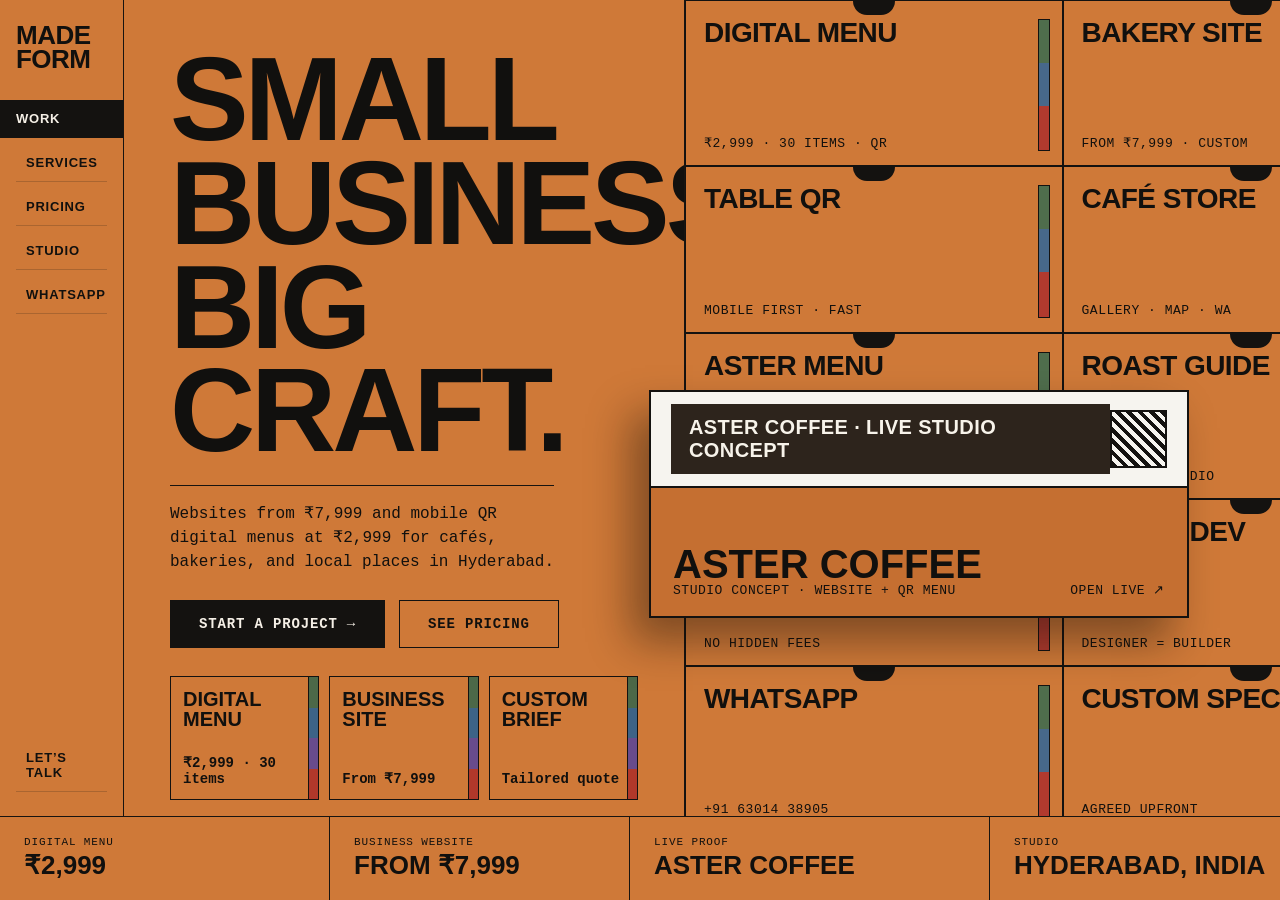
<file: .impeccable/mocks/decision/challenger-box-stack.html>
<!doctype html>
<html lang="en">
<head>
<meta charset="utf-8">
<title>Madeform — Archive Box Stack</title>
<style>
  * { box-sizing: border-box; margin: 0; padding: 0; }
  html, body { width: 1440px; height: 900px; overflow: hidden; background: #cf7938; color: #11100e; font-family: "Arial Narrow", "Helvetica Neue", sans-serif; }
  .shell { display: grid; grid-template-columns: 124px 1fr; grid-template-rows: 1fr 84px; width: 1440px; height: 900px; }
  .rail { border-right: 1.5px solid #181410; padding: 24px 16px; display: flex; flex-direction: column; justify-content: space-between; }
  .rail-brand { font-weight: 900; font-size: 26px; line-height: 0.92; letter-spacing: -0.02em; text-transform: uppercase; }
  .rail-nav { display: flex; flex-direction: column; gap: 6px; margin-top: 28px; }
  .rail-item { padding: 11px 10px; font-size: 13px; font-weight: 700; letter-spacing: 0.06em; text-transform: uppercase; border-bottom: 1px solid #18141033; }
  .rail-item.active { background: #141210; color: #f5efe6; margin-inline: -16px; padding-inline: 16px; }
  .stage { display: grid; grid-template-columns: 560px 1fr; overflow: hidden; }
  .lead { padding: 48px 46px 32px; display: flex; flex-direction: column; justify-content: space-between; }
  h1 { font-size: 118px; line-height: 0.88; font-weight: 900; letter-spacing: -0.035em; text-transform: uppercase; }
  .sub { margin-top: 22px; padding-top: 16px; border-top: 1.5px solid #181410; font-family: ui-monospace, monospace; font-size: 16px; line-height: 1.5; max-width: 40ch; }
  .actions { display: flex; gap: 14px; margin-top: 26px; }
  .btn { padding: 15px 28px; font-family: ui-monospace, monospace; font-size: 14px; font-weight: 700; letter-spacing: 0.06em; text-transform: uppercase; border: 1.5px solid #141210; }
  .btn-primary { background: #141210; color: #f5efe6; }
  .slips { display: grid; grid-template-columns: repeat(3, 1fr); gap: 10px; margin-top: 28px; }
  .slip { border: 1.5px solid #141210; padding: 12px; display: flex; flex-direction: column; justify-content: space-between; min-height: 124px; position: relative; }
  .slip-title { font-weight: 900; font-size: 20px; text-transform: uppercase; line-height: 1; }
  .slip-price { font-family: ui-monospace, monospace; font-size: 14px; font-weight: 700; margin-top: 6px; }
  .slip-chip { position: absolute; top: 0; right: 0; bottom: 0; width: 10px; background: linear-gradient(#4c6848 25%, #3d6386 25% 50%, #684b8c 50% 75%, #b1382a 75%); border-left: 1px solid #141210; }
  .wall { border-left: 1.5px solid #181410; display: grid; grid-template-columns: 1fr 1fr; grid-template-rows: repeat(5, 1fr); background: #ba692d; position: relative; }
  .box { border: 1.5px solid #141210; background: #cf7938; padding: 16px 22px 14px 18px; position: relative; display: flex; flex-direction: column; justify-content: space-between; }
  .box::before { content: ""; position: absolute; top: 0; left: 50%; transform: translateX(-50%); width: 42px; height: 14px; background: #141210; border-radius: 0 0 22px 22px; }
  .box-name { font-size: 28px; font-weight: 900; text-transform: uppercase; letter-spacing: -0.02em; }
  .box-meta { font-family: ui-monospace, monospace; font-size: 13px; letter-spacing: 0.04em; }
  .box-strip { position: absolute; right: 12px; top: 18px; bottom: 14px; width: 12px; border: 1px solid #141210; background: linear-gradient(#4f6d4c 33%, #47688a 33% 66%, #b13a2e 66%); }
  .drawer { position: absolute; left: -36px; top: 390px; width: 540px; height: 228px; background: #c56f31; border: 2px solid #141210; box-shadow: -18px 24px 40px rgba(20,14,8,.42); z-index: 4; display: grid; grid-template-rows: 96px 1fr; }
  .tissue { background: #f6f4ef; border-bottom: 2px solid #141210; padding: 14px 20px; display: flex; align-items: center; justify-content: space-between; }
  .tissue-card { background: #2d241c; color: #f7f3ea; padding: 12px 18px; font-size: 20px; font-weight: 700; letter-spacing: 0.02em; }
  .tissue-qr { width: 58px; height: 58px; border: 2px solid #141210; background: repeating-linear-gradient(45deg, #141210 0 4px, transparent 4px 8px); }
  .drawer-face { padding: 18px 22px; display: flex; justify-content: space-between; align-items: flex-end; }
  .drawer-title { font-size: 40px; font-weight: 900; text-transform: uppercase; line-height: 0.95; }
  .ledger { grid-column: 1 / -1; border-top: 1.5px solid #181410; display: grid; grid-template-columns: 1.1fr 1fr 1.2fr 1.5fr; align-items: center; }
  .ledger-cell { padding: 0 24px; border-right: 1px solid #181410; height: 100%; display: flex; flex-direction: column; justify-content: center; }
  .ledger-k { font-family: ui-monospace, monospace; font-size: 11px; letter-spacing: 0.08em; text-transform: uppercase; }
  .ledger-v { font-size: 26px; font-weight: 900; text-transform: uppercase; margin-top: 2px; }
</style>
</head>
<body>
<div class="shell">
  <aside class="rail">
    <div>
      <div class="rail-brand">MADE<br>FORM</div>
      <div class="rail-nav">
        <div class="rail-item active">Work</div>
        <div class="rail-item">Services</div>
        <div class="rail-item">Pricing</div>
        <div class="rail-item">Studio</div>
        <div class="rail-item">WhatsApp</div>
      </div>
    </div>
    <div class="rail-item">Let’s talk</div>
  </aside>
  <main class="stage">
    <section class="lead">
      <div>
        <h1>SMALL<br>BUSINESS.<br>BIG<br>CRAFT.</h1>
        <p class="sub">Websites from ₹7,999 and mobile QR digital menus at ₹2,999 for cafés, bakeries, and local places in Hyderabad.</p>
        <div class="actions">
          <div class="btn btn-primary">Start a project →</div>
          <div class="btn">See pricing</div>
        </div>
      </div>
      <div class="slips">
        <div class="slip"><div class="slip-title">Digital Menu</div><div class="slip-price">₹2,999 · 30 items</div><div class="slip-chip"></div></div>
        <div class="slip"><div class="slip-title">Business Site</div><div class="slip-price">From ₹7,999</div><div class="slip-chip"></div></div>
        <div class="slip"><div class="slip-title">Custom Brief</div><div class="slip-price">Tailored quote</div><div class="slip-chip"></div></div>
      </div>
    </section>
    <section class="wall">
      <div class="box"><div class="box-name">Digital Menu</div><div class="box-meta">₹2,999 · 30 ITEMS · QR</div><div class="box-strip"></div></div>
      <div class="box"><div class="box-name">Bakery Site</div><div class="box-meta">FROM ₹7,999 · CUSTOM</div><div class="box-strip"></div></div>
      <div class="box"><div class="box-name">Table QR</div><div class="box-meta">MOBILE FIRST · FAST</div><div class="box-strip"></div></div>
      <div class="box"><div class="box-name">Café Store</div><div class="box-meta">GALLERY · MAP · WA</div><div class="box-strip"></div></div>
      <div class="box"><div class="box-name">Aster Menu</div><div class="box-meta">LIVE DEMO · CONCEPT</div><div class="box-strip"></div></div>
      <div class="box"><div class="box-name">Roast Guide</div><div class="box-meta">HYDERABAD STUDIO</div><div class="box-strip"></div></div>
      <div class="box"><div class="box-name">Full Scope</div><div class="box-meta">NO HIDDEN FEES</div><div class="box-strip"></div></div>
      <div class="box"><div class="box-name">Direct Dev</div><div class="box-meta">DESIGNER = BUILDER</div><div class="box-strip"></div></div>
      <div class="box"><div class="box-name">WhatsApp</div><div class="box-meta">+91 63014 38905</div><div class="box-strip"></div></div>
      <div class="box"><div class="box-name">Custom Spec</div><div class="box-meta">AGREED UPFRONT</div><div class="box-strip"></div></div>
      <div class="drawer">
        <div class="tissue">
          <div class="tissue-card">ASTER COFFEE · LIVE STUDIO CONCEPT</div>
          <div class="tissue-qr"></div>
        </div>
        <div class="drawer-face">
          <div>
            <div class="drawer-title">ASTER COFFEE</div>
            <div class="box-meta">STUDIO CONCEPT · WEBSITE + QR MENU</div>
          </div>
          <div class="box-meta">OPEN LIVE ↗</div>
        </div>
      </div>
    </section>
  </main>
  <footer class="ledger">
    <div class="ledger-cell"><div class="ledger-k">Digital Menu</div><div class="ledger-v">₹2,999</div></div>
    <div class="ledger-cell"><div class="ledger-k">Business Website</div><div class="ledger-v">FROM ₹7,999</div></div>
    <div class="ledger-cell"><div class="ledger-k">Live Proof</div><div class="ledger-v">ASTER COFFEE</div></div>
    <div class="ledger-cell"><div class="ledger-k">Studio</div><div class="ledger-v">HYDERABAD, INDIA</div></div>
  </footer>
</div>
</body>
</html>
</file>
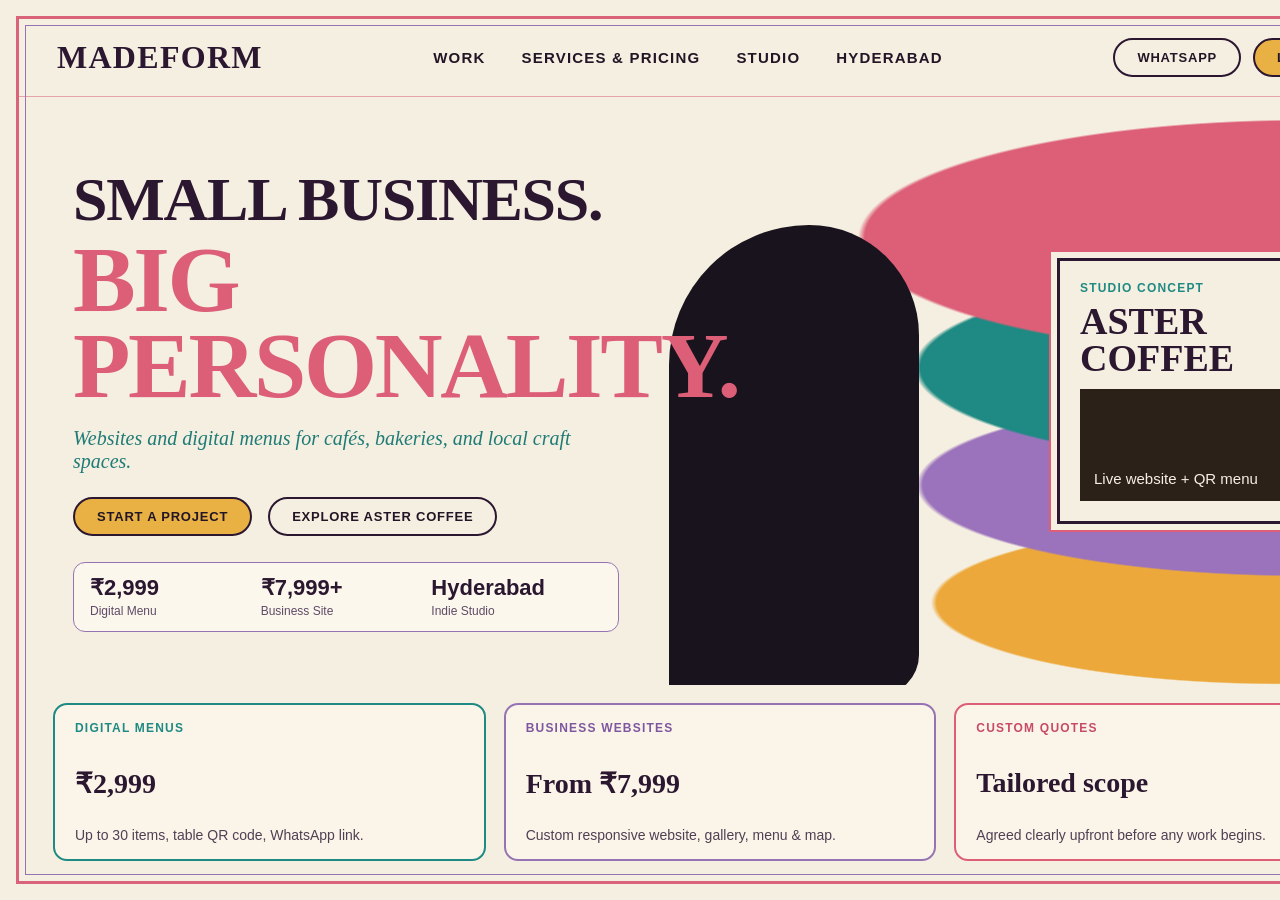
<file: .impeccable/mocks/decision/challenger-push-pin.html>
<!doctype html>
<html lang="en">
<head>
<meta charset="utf-8">
<title>Madeform — Push Pin Studio Poster</title>
<style>
  * { box-sizing: border-box; margin: 0; padding: 0; }
  html, body { width: 1440px; height: 900px; overflow: hidden; background: #f5efe1; color: #221626; font-family: Georgia, serif; }
  .frame { margin: 16px; width: 1408px; height: 868px; border: 3px solid #d9647a; position: relative; display: grid; grid-template-rows: 78px 1fr 196px; overflow: hidden; background: #f5efe1; }
  .frame::after { content: ""; position: absolute; inset: 6px; border: 1.5px solid #9674b4; pointer-events: none; }
  .top { display: flex; align-items: center; justify-content: space-between; padding: 0 38px; border-bottom: 1.5px solid #d9647a88; position: relative; z-index: 2; }
  .brand { font-size: 32px; font-weight: 900; letter-spacing: 0.04em; text-transform: uppercase; color: #2b1730; }
  .nav { display: flex; gap: 36px; font-family: "Helvetica Neue", sans-serif; font-size: 15px; font-weight: 700; letter-spacing: 0.08em; text-transform: uppercase; }
  .nav-cta { display: flex; gap: 12px; }
  .pill { padding: 10px 22px; border: 2px solid #2b1730; border-radius: 999px; font-family: "Helvetica Neue", sans-serif; font-size: 13px; font-weight: 800; letter-spacing: 0.06em; text-transform: uppercase; }
  .pill-gold { background: #e9b143; }
  .hero { display: grid; grid-template-columns: 640px 1fr; position: relative; overflow: hidden; }
  .copy { padding: 48px 40px 28px 54px; display: flex; flex-direction: column; justify-content: center; z-index: 2; }
  .h-top { font-size: 62px; line-height: 0.96; font-weight: 900; letter-spacing: -0.02em; color: #2b1730; text-transform: uppercase; }
  .h-big { font-size: 94px; line-height: 0.92; font-weight: 900; letter-spacing: -0.025em; color: #dc5f77; text-transform: uppercase; margin-top: 6px; }
  .sub { margin-top: 18px; font-size: 20px; color: #1f7b76; font-style: italic; }
  .ctas { display: flex; gap: 16px; margin-top: 24px; }
  .facts { display: grid; grid-template-columns: repeat(3, 1fr); margin-top: 26px; border: 1.5px solid #9674b4; border-radius: 12px; background: #fbf7ed; padding: 12px 16px; font-family: "Helvetica Neue", sans-serif; }
  .fact strong { display: block; font-size: 22px; color: #2b1730; }
  .fact span { font-size: 12px; color: #5f4b66; }
  .art { position: relative; overflow: hidden; display: flex; align-items: center; justify-content: flex-end; }
  .ribbons { position: absolute; inset: 0; background:
    radial-gradient(ellipse 680px 180px at 85% 24%, #dc5f77 0 65%, transparent 66%),
    radial-gradient(ellipse 660px 160px at 88% 46%, #1f8a83 0 62%, transparent 63%),
    radial-gradient(ellipse 640px 150px at 85% 66%, #9b73bd 0 60%, transparent 61%),
    radial-gradient(ellipse 560px 130px at 82% 86%, #eca83a 0 62%, transparent 63%);
  }
  .sil { position: absolute; left: 10px; bottom: -10px; width: 250px; height: 470px; background: #19131d; border-radius: 140px 110px 40px 0; }
  .inset { position: relative; z-index: 2; margin-right: 44px; width: 320px; background: #f5efe1; border: 3px solid #2b1730; padding: 20px; box-shadow: 0 0 0 6px #f5efe1, 0 0 0 8px #dc5f77; }
  .inset-k { font-family: "Helvetica Neue", sans-serif; font-size: 12px; font-weight: 800; letter-spacing: 0.1em; text-transform: uppercase; color: #1f8a83; }
  .inset-t { font-size: 38px; line-height: 0.98; font-weight: 900; color: #2b1730; margin: 8px 0 12px; }
  .inset-box { height: 112px; background: #2c2119; color: #f6efe3; padding: 14px; font-family: "Helvetica Neue", sans-serif; font-size: 15px; display: flex; align-items: flex-end; justify-content: space-between; }
  .bottom { display: grid; grid-template-columns: repeat(3, 1fr); gap: 18px; padding: 18px 34px 20px; z-index: 2; }
  .card { border: 2px solid #1f8a83; border-radius: 14px; background: #faf5e8; padding: 16px 20px; display: flex; flex-direction: column; justify-content: space-between; }
  .card.c2 { border-color: #9674b4; }
  .card.c3 { border-color: #dc5f77; }
  .card-k { font-family: "Helvetica Neue", sans-serif; font-size: 12px; font-weight: 800; letter-spacing: 0.1em; text-transform: uppercase; color: #1f8a83; }
  .card.c2 .card-k { color: #7e57a0; }
  .card.c3 .card-k { color: #c74b65; }
  .card-h { font-size: 28px; font-weight: 900; color: #2b1730; margin-top: 4px; }
  .card-p { font-family: "Helvetica Neue", sans-serif; font-size: 14px; color: #4f4054; }
</style>
</head>
<body>
<div class="frame">
  <header class="top">
    <div class="brand">MADEFORM</div>
    <nav class="nav"><span>Work</span><span>Services &amp; pricing</span><span>Studio</span><span>Hyderabad</span></nav>
    <div class="nav-cta"><span class="pill">WhatsApp</span><span class="pill pill-gold">Let’s talk</span></div>
  </header>
  <section class="hero">
    <div class="copy">
      <div class="h-top">SMALL BUSINESS.</div>
      <div class="h-big">BIG PERSONALITY.</div>
      <p class="sub">Websites and digital menus for cafés, bakeries, and local craft spaces.</p>
      <div class="ctas"><span class="pill pill-gold">Start a project</span><span class="pill">Explore Aster Coffee</span></div>
      <div class="facts">
        <div class="fact"><strong>₹2,999</strong><span>Digital Menu</span></div>
        <div class="fact"><strong>₹7,999+</strong><span>Business Site</span></div>
        <div class="fact"><strong>Hyderabad</strong><span>Indie Studio</span></div>
      </div>
    </div>
    <div class="art">
      <div class="ribbons"></div>
      <div class="sil"></div>
      <div class="inset">
        <div class="inset-k">Studio concept</div>
        <div class="inset-t">ASTER COFFEE</div>
        <div class="inset-box"><span>Live website + QR menu</span><span>↗</span></div>
      </div>
    </div>
  </section>
  <section class="bottom">
    <div class="card"><div class="card-k">Digital Menus</div><div class="card-h">₹2,999</div><div class="card-p">Up to 30 items, table QR code, WhatsApp link.</div></div>
    <div class="card c2"><div class="card-k">Business Websites</div><div class="card-h">From ₹7,999</div><div class="card-p">Custom responsive website, gallery, menu &amp; map.</div></div>
    <div class="card c3"><div class="card-k">Custom Quotes</div><div class="card-h">Tailored scope</div><div class="card-p">Agreed clearly upfront before any work begins.</div></div>
  </section>
</div>
</body>
</html>
</file>
<file: style.css>
@font-face {
  font-family: "Anton";
  src: url("./fonts/anton.woff") format("woff");
  font-style: normal;
  font-weight: 400;
  font-display: swap;
}

@font-face {
  font-family: "Barlow Condensed";
  src: url("./fonts/barlow-condensed-600.woff2") format("woff2");
  font-style: normal;
  font-weight: 600;
  font-display: swap;
}

@font-face {
  font-family: "Barlow Condensed";
  src: url("./fonts/barlow-condensed-700.woff2") format("woff2");
  font-style: normal;
  font-weight: 700;
  font-display: swap;
}

@font-face {
  font-family: "Chivo Mono";
  src: url("./fonts/chivo-mono-400.woff2") format("woff2");
  font-style: normal;
  font-weight: 400;
  font-display: swap;
}

@font-face {
  font-family: "Chivo Mono";
  src: url("./fonts/chivo-mono-500.woff2") format("woff2");
  font-style: normal;
  font-weight: 500;
  font-display: swap;
}

@font-face {
  font-family: "Chivo Mono";
  src: url("./fonts/chivo-mono-600.woff2") format("woff2");
  font-style: normal;
  font-weight: 600;
  font-display: swap;
}

@font-face {
  font-family: "Barlow";
  src: url("./fonts/barlow-400.woff2") format("woff2");
  font-style: normal;
  font-weight: 400;
  font-display: swap;
}

@font-face {
  font-family: "Barlow";
  src: url("./fonts/barlow-500.woff2") format("woff2");
  font-style: normal;
  font-weight: 500;
  font-display: swap;
}

@font-face {
  font-family: "Barlow";
  src: url("./fonts/barlow-600.woff2") format("woff2");
  font-style: normal;
  font-weight: 600;
  font-display: swap;
}

:root {
  --kraft: #d07a3a;
  --kraft-face: #d78243;
  --kraft-deep: #c67234;
  --kraft-shadow-well: #9e521e;
  --ink: #0e0d0b;
  --ink-muted: #1e1107;
  --tissue: #f6f4ef;
  --tissue-fold: #eae5da;
  --tissue-ink-muted: #433930;
  --case-dark: #141210;
  --case-panel: #1d1a17;
  --case-muted: #dec8b4;
  --rule: #141210;
  --rule-soft: rgb(20 18 16 / 0.28);
  --rule-on-dark: rgb(246 244 239 / 0.24);
  --chip-forest: #4c6c44;
  --chip-steel: #446685;
  --chip-violet: #684b8c;
  --chip-brick: #b13a2e;
  --radius-sharp: 2px;
  --radius-fold: 4px;
  --rail-w: 7.35rem;
  --mobile-bar-h: 3.75rem;
  --gutter: clamp(1.25rem, 3.6vw, 3.25rem);
  --section-pad: clamp(3.5rem, 6vw, 5.5rem);
  --font-display: "Anton", "Barlow Condensed", sans-serif;
  --font-label: "Barlow Condensed", "Barlow", sans-serif;
  --font-mono: "Chivo Mono", ui-monospace, SFMono-Regular, monospace;
  --font-body: "Barlow", -apple-system, BlinkMacSystemFont, sans-serif;
  --ease-expo: cubic-bezier(0.16, 1, 0.3, 1);
}

*,
*::before,
*::after {
  box-sizing: border-box;
}

html {
  scroll-behavior: smooth;
  scroll-padding-top: 1.5rem;
  scrollbar-color: var(--ink) var(--kraft-deep);
  scrollbar-width: thin;
}

::-webkit-scrollbar {
  width: 10px;
  height: 10px;
}

::-webkit-scrollbar-track {
  background: var(--kraft-deep);
  border-left: 1px solid var(--rule);
}

::-webkit-scrollbar-thumb {
  background: var(--ink);
  border: 2px solid var(--kraft-deep);
}

body {
  margin: 0;
  background:
    radial-gradient(ellipse 80% 60% at 18% 12%, rgb(255 224 186 / 0.16), transparent 62%),
    radial-gradient(ellipse 70% 55% at 88% 85%, rgb(72 28 5 / 0.14), transparent 58%),
    var(--kraft);
  color: var(--ink);
  font-family: var(--font-body);
  font-size: 1rem;
  line-height: 1.55;
  -webkit-font-smoothing: antialiased;
  overflow-x: clip;
}

body.nav-open {
  overflow: hidden;
}

[hidden] {
  display: none !important;
}

::selection {
  background: var(--ink);
  color: var(--tissue);
}

h1, h2, h3, p, ul, ol, dl, dd, figure {
  margin: 0;
}

h1, h2 {
  font-family: var(--font-display);
  font-weight: 400;
  text-transform: uppercase;
  text-wrap: balance;
}

h3 {
  font-family: var(--font-label);
  font-weight: 700;
  text-transform: uppercase;
  letter-spacing: 0.02em;
}

a {
  color: inherit;
  text-decoration: none;
}

button, input, select, textarea {
  font: inherit;
  color: inherit;
}

button, summary {
  cursor: pointer;
}

button:disabled {
  cursor: wait;
  opacity: 0.65;
}

img {
  display: block;
  max-width: 100%;
  height: auto;
}

:where(a, button, summary, input, select, textarea):focus-visible {
  outline: 2px solid var(--ink);
  outline-offset: 2px;
  box-shadow: 0 0 0 4px var(--tissue);
}

.work-case :where(a, button):focus-visible {
  outline-color: var(--tissue);
  box-shadow: 0 0 0 4px var(--kraft);
}

.sr-only,
.honeypot {
  position: absolute;
  width: 1px;
  height: 1px;
  padding: 0;
  margin: -1px;
  overflow: hidden;
  clip-path: inset(50%);
  white-space: nowrap;
  border: 0;
}

.skip-link {
  position: fixed;
  z-index: 60;
  top: 0.75rem;
  left: 0.75rem;
  padding: 0.7rem 1.1rem;
  background: var(--ink);
  color: var(--tissue);
  font-family: var(--font-mono);
  font-size: 0.84rem;
  transform: translateY(-220%);
}

.skip-link:focus {
  transform: none;
}

.icon-library {
  position: absolute;
  width: 0;
  height: 0;
  overflow: hidden;
  pointer-events: none;
}

.icon-svg {
  display: inline-block;
  width: 1.05em;
  height: 1.05em;
  flex: none;
  fill: none;
  stroke: currentColor;
  stroke-width: 1.65;
  stroke-linecap: square;
  stroke-linejoin: miter;
  vertical-align: -0.14em;
}

/* Colorway chip strip shared across box ends & slips */
.colorway-strip {
  display: grid;
  grid-template-rows: repeat(4, 1fr);
  width: 10px;
  border: 1px solid var(--rule);
  flex: none;
  overflow: hidden;
}

.colorway-strip i:nth-child(1) { background: var(--chip-forest); }
.colorway-strip i:nth-child(2) { background: var(--chip-steel); }
.colorway-strip i:nth-child(3) { background: var(--chip-violet); }
.colorway-strip i:nth-child(4) { background: var(--chip-brick); }

.colorway-strip.is-forest i:nth-child(1),
.colorway-strip.is-steel i:nth-child(2),
.colorway-strip.is-violet i:nth-child(3),
.colorway-strip.is-brick i:nth-child(4) {
  box-shadow: inset 0 0 0 1.5px var(--tissue);
}

/* Buttons & text links */
.btn {
  display: inline-flex;
  align-items: center;
  justify-content: center;
  gap: 0.7rem;
  min-height: 2.95rem;
  padding: 0.72rem 1.35rem;
  border: 1.5px solid var(--rule);
  border-radius: var(--radius-sharp);
  font-family: var(--font-mono);
  font-size: 0.84rem;
  font-weight: 500;
  letter-spacing: 0.06em;
  text-transform: uppercase;
  transition: background-color 180ms var(--ease-expo), color 180ms var(--ease-expo), transform 180ms var(--ease-expo);
}

.btn-primary {
  background: var(--ink);
  color: var(--tissue);
}

.btn-primary:hover {
  background: #231e19;
  transform: translateY(-1px);
}

.btn-secondary {
  background: transparent;
  color: var(--ink);
}

.btn-secondary:hover {
  background: var(--ink);
  color: var(--tissue);
  transform: translateY(-1px);
}

.btn-tissue {
  background: var(--tissue);
  border-color: var(--tissue);
  color: var(--ink);
}

.btn-tissue:hover {
  background: var(--kraft-face);
  border-color: var(--kraft-face);
  color: var(--ink);
  transform: translateY(-1px);
}

.inline-link,
.case-text-link {
  display: inline-flex;
  align-items: center;
  gap: 0.45rem;
  min-height: 2.75rem;
  font-family: var(--font-mono);
  font-size: 0.84rem;
  font-weight: 500;
  letter-spacing: 0.04em;
  text-transform: uppercase;
  text-decoration: underline;
  text-underline-offset: 0.34em;
  text-decoration-thickness: 1.5px;
  width: fit-content;
}

.inline-link:hover {
  color: var(--tissue);
}

.case-text-link {
  color: var(--tissue);
}

.case-text-link:hover {
  color: var(--kraft-face);
}

/* Persistent Shell: Left Index Rail + Content Stage */
.site-shell {
  display: grid;
  grid-template-columns: var(--rail-w) minmax(0, 1fr);
  min-height: 100svh;
}

.site-rail {
  position: sticky;
  top: 0;
  height: min(100svh, 58rem);
  align-self: start;
  z-index: 30;
  border-right: 1.5px solid var(--rule);
  background: var(--kraft);
  display: flex;
  flex-direction: column;
  justify-content: space-between;
}

.rail-top {
  padding: 1.15rem 0.75rem 0.9rem;
  border-bottom: 1.5px solid var(--rule);
}

.rail-brand {
  display: flex;
  flex-direction: column;
  align-items: flex-start;
  gap: 0.45rem;
}

.brand-mark {
  width: 1.7rem;
  height: 1.7rem;
  border: 1px solid var(--rule);
  border-radius: var(--radius-sharp);
}

.rail-brand-text {
  font-family: var(--font-display);
  font-size: 1.65rem;
  line-height: 0.88;
  letter-spacing: 0.01em;
}

.rail-city {
  margin-top: 0.55rem;
  font-family: var(--font-mono);
  font-size: 0.72rem;
  line-height: 1.35;
  letter-spacing: 0.03em;
  text-transform: uppercase;
  color: var(--ink-muted);
}

.rail-nav {
  display: flex;
  flex-direction: column;
  margin-bottom: auto;
}

.rail-link {
  display: flex;
  align-items: center;
  gap: 0.48rem;
  padding: 0.82rem 0.75rem;
  border-bottom: 1px solid var(--rule-soft);
  font-family: var(--font-mono);
  font-size: 0.72rem;
  font-weight: 500;
  letter-spacing: 0.04em;
  text-transform: uppercase;
  transition: background-color 160ms var(--ease-expo), color 160ms var(--ease-expo);
}

.rail-link .icon-svg {
  width: 0.95rem;
  height: 0.95rem;
}

.rail-link:hover {
  background: rgb(14 13 11 / 0.1);
}

.rail-link.is-active {
  background: var(--ink);
  color: var(--tissue);
  border-bottom-color: var(--ink);
}

.rail-bottom {
  border-top: 1.5px solid var(--rule);
  display: flex;
  flex-direction: column;
}

.rail-util {
  display: flex;
  align-items: center;
  gap: 0.45rem;
  padding: 0.78rem 0.75rem;
  border-bottom: 1px solid var(--rule-soft);
  font-family: var(--font-mono);
  font-size: 0.72rem;
  letter-spacing: 0.03em;
  text-transform: uppercase;
}

.rail-util:hover {
  background: rgb(14 13 11 / 0.1);
}

.rail-enquire {
  display: flex;
  align-items: center;
  justify-content: space-between;
  padding: 0.88rem 0.75rem;
  background: var(--ink);
  color: var(--tissue);
  font-family: var(--font-mono);
  font-size: 0.72rem;
  font-weight: 600;
  letter-spacing: 0.04em;
  text-transform: uppercase;
}

.rail-enquire:hover {
  background: var(--chip-brick);
}

.mobile-bar-actions,
.mobile-nav {
  display: none;
}

.site-stage {
  min-width: 0;
  display: flex;
  flex-direction: column;
}

/* =========================================
   HERO: ARCHIVE BOX WALL
   ========================================= */
.hero-archive {
  display: flex;
  flex-direction: column;
  border-bottom: 1.5px solid var(--rule);
}

.hero-split {
  display: grid;
  grid-template-columns: minmax(0, 0.92fr) minmax(0, 1.08fr);
  align-items: stretch;
}

.hero-lead {
  padding: clamp(1.75rem, 3.2vw, 2.75rem) clamp(1.5rem, 3vw, 2.75rem) clamp(1.4rem, 2.2vw, 2rem);
  display: flex;
  flex-direction: column;
  justify-content: space-between;
  gap: 1.5rem;
}

.hero-lead-main h1 {
  font-size: clamp(2.55rem, 4.35vw, 4.7rem);
  line-height: 0.92;
  letter-spacing: -0.015em;
  color: var(--ink);
  white-space: nowrap;
}

.hero-sub {
  margin-top: 1.25rem;
  padding-top: 1rem;
  border-top: 1.5px solid var(--rule);
  max-width: 44ch;
  font-family: var(--font-mono);
  font-size: clamp(0.86rem, 1vw, 0.95rem);
  line-height: 1.55;
  color: var(--ink);
}

.hero-actions {
  display: flex;
  flex-wrap: wrap;
  gap: 0.85rem;
  margin-top: 1.35rem;
}

.hero-index-row {
  display: grid;
  grid-template-columns: repeat(3, minmax(0, 1fr));
  gap: 0.65rem;
  padding-top: 1.15rem;
  border-top: 1.5px solid var(--rule);
}

.index-slip {
  appearance: none;
  background: var(--kraft-face);
  border: 1.5px solid var(--rule);
  border-radius: var(--radius-sharp);
  padding: 0;
  display: grid;
  grid-template-columns: minmax(0, 1fr) 10px;
  text-align: left;
  transition: background-color 160ms var(--ease-expo), transform 180ms var(--ease-expo);
}

.index-slip:hover {
  background: var(--tissue);
  transform: translateY(-2px);
}

.index-slip-body {
  padding: 0.68rem 0.7rem;
  display: flex;
  flex-direction: column;
  gap: 0.18rem;
  min-width: 0;
}

.index-slip-title {
  font-family: var(--font-label);
  font-size: 1.08rem;
  font-weight: 700;
  line-height: 1.02;
  letter-spacing: 0.02em;
}

.index-slip-price {
  font-family: var(--font-mono);
  font-size: 0.82rem;
  font-weight: 600;
  font-variant-numeric: tabular-nums;
}

.index-slip-meta {
  margin-top: 0.28rem;
  padding-top: 0.32rem;
  border-top: 1px solid var(--rule-soft);
  font-family: var(--font-mono);
  font-size: 0.72rem;
  color: var(--ink-muted);
}

.index-slip .colorway-strip {
  border: 0;
  border-left: 1px solid var(--rule);
  height: 100%;
}

/* Right Half: 2x2 Archive Box Wall + Recessed Cubby Cavity + 3D Tissue Drawer */
.archive-wall-wrap {
  position: relative;
  border-left: 1.5px solid var(--rule);
  background: var(--case-dark);
  display: flex;
  flex-direction: column;
}

.archive-wall {
  display: grid;
  grid-template-columns: repeat(2, minmax(0, 1fr));
  grid-template-rows: repeat(2, minmax(6.8rem, auto));
  gap: 0;
  border-bottom: 2px solid var(--rule);
}

.stack-box {
  appearance: none;
  position: relative;
  background-color: var(--kraft);
  color: var(--ink);
  border: 0;
  border-right: 1.5px solid var(--rule);
  border-bottom: 1.5px solid var(--rule);
  padding: 1.15rem 0.75rem 0.8rem 1rem;
  display: grid;
  grid-template-columns: minmax(0, 1fr) auto 10px;
  align-items: end;
  gap: 0.65rem;
  text-align: left;
}

.stack-box:nth-child(2n) {
  border-right: 0;
}

.stack-box:nth-last-child(-n + 2) {
  border-bottom: 0;
}

button.stack-box:not(.is-selected):hover {
  background-color: var(--kraft-face);
}

button.stack-box.is-selected,
button.stack-box[aria-selected="true"] {
  background-color: #0e0d0b;
  color: #f6f4ef;
}

button.stack-box.is-selected .box-notch,
button.stack-box[aria-selected="true"] .box-notch {
  background-color: var(--kraft);
}

button.stack-box.is-selected .box-sub,
button.stack-box[aria-selected="true"] .box-sub,
button.stack-box.is-selected .box-run,
button.stack-box[aria-selected="true"] .box-run {
  color: var(--case-muted);
  border-top-color: rgb(246 244 239 / 0.28);
}

button.stack-box.is-selected .box-mark,
button.stack-box[aria-selected="true"] .box-mark {
  stroke: #f6f4ef;
}

button.stack-box.is-selected::after,
button.stack-box[aria-selected="true"]::after {
  content: "OPEN";
  position: absolute;
  top: 0.48rem;
  right: 1.35rem;
  padding: 0.14rem 0.42rem;
  background-color: var(--kraft);
  color: var(--ink);
  font-family: var(--font-mono);
  font-size: 0.7rem;
  font-weight: 600;
  letter-spacing: 0.06em;
}

.box-notch {
  position: absolute;
  top: 0;
  left: 46%;
  transform: translateX(-50%);
  width: 2.35rem;
  height: 0.66rem;
  background-color: var(--ink);
  border-radius: 0 0 1.2rem 1.2rem;
}

.box-label-col {
  display: flex;
  flex-direction: column;
  gap: 0.16rem;
  min-width: 0;
}

.box-title {
  font-family: var(--font-label);
  font-size: clamp(1.22rem, 1.55vw, 1.5rem);
  font-weight: 700;
  line-height: 0.98;
  letter-spacing: 0.02em;
  text-transform: uppercase;
}

.box-sub {
  font-family: var(--font-mono);
  font-size: 0.73rem;
  font-weight: 500;
  letter-spacing: 0.02em;
  color: var(--ink-muted);
  font-variant-numeric: tabular-nums;
}

.box-run {
  margin-top: 0.38rem;
  padding-top: 0.38rem;
  border-top: 1px solid var(--rule-soft);
  font-family: var(--font-mono);
  font-size: 0.72rem;
  letter-spacing: 0.02em;
  color: var(--ink);
  font-variant-numeric: tabular-nums;
}

.box-mark {
  width: 2.65rem;
  height: 2.65rem;
  fill: none;
  stroke: var(--ink);
  stroke-width: 1.35;
  stroke-linecap: square;
  stroke-linejoin: miter;
  align-self: center;
  opacity: 0.9;
}

.stack-box .colorway-strip {
  height: 100%;
  min-height: 3.4rem;
}

/* Recessed Cubby Cavity + Pulled-Open 3D Cardboard Tray */
.archive-cubby {
  flex: 1;
  position: relative;
  background:
    linear-gradient(180deg, rgb(0 0 0 / 0.55) 0%, transparent 24%),
    radial-gradient(ellipse at 50% 0%, #090705 0%, #19110a 68%, #26180d 100%);
  box-shadow: inset 0 16px 32px rgb(0 0 0 / 0.62), inset 14px 0 24px rgb(0 0 0 / 0.42);
  padding: 1.35rem 1.75rem 1.35rem 0.85rem;
  display: flex;
  flex-direction: column;
  justify-content: center;
}

.archive-cubby::before {
  content: "";
  position: absolute;
  inset: 0.55rem 0.65rem 0.55rem 0;
  border-top: 1px solid rgb(215 130 67 / 0.22);
  border-right: 1px solid rgb(215 130 67 / 0.18);
  pointer-events: none;
}

.pulled-drawer {
  position: relative;
  margin-left: -1.65rem;
  z-index: 6;
  border: 2px solid var(--rule);
  border-radius: var(--radius-sharp);
  background: var(--kraft-face);
  box-shadow: -18px 22px 38px rgb(8 4 1 / 0.52);
  transition: transform 280ms var(--ease-expo), opacity 200ms var(--ease-expo);
}

/* 3D Cardboard Right Side Return Wall */
.pulled-drawer::after {
  content: "";
  position: absolute;
  top: -2px;
  right: -15px;
  bottom: 6px;
  width: 15px;
  background: linear-gradient(180deg, #984e1c 0%, #753910 100%);
  border-top: 1.5px solid var(--rule);
  border-right: 1.5px solid var(--rule);
  border-bottom: 1.5px solid var(--rule);
  transform: skewY(-28deg);
  transform-origin: bottom left;
  pointer-events: none;
}

/* 3D Cardboard Top Inside Rim */
.pulled-drawer::before {
  content: "";
  position: absolute;
  top: -10px;
  left: 6px;
  right: -13px;
  height: 10px;
  background: linear-gradient(90deg, #8e4819, #b56329);
  border-top: 1.5px solid var(--rule);
  border-left: 1.5px solid var(--rule);
  border-right: 1.5px solid var(--rule);
  transform: skewX(-52deg);
  transform-origin: bottom left;
  pointer-events: none;
}

.pulled-drawer.is-switching {
  transform: translateX(0.85rem);
  opacity: 0.92;
}

.drawer-tissue {
  position: relative;
  background:
    linear-gradient(132deg, #ffffff 0%, #f6f4ef 44%, #ebe5da 44.3%, #f8f6f1 76%, #e8e2d6 76.3%, #f4f1ea 100%);
  border-bottom: 2px solid var(--rule);
  padding: 1.15rem 1.15rem 1.1rem;
  color: var(--ink);
}

.tissue-crest {
  position: absolute;
  top: -7px;
  left: 1.25rem;
  right: 1.5rem;
  height: 7px;
  background:
    linear-gradient(176deg, #ffffff 0 48%, var(--tissue-fold) 49% 100%);
  border-top: 1.5px solid var(--rule);
  border-inline: 1.5px solid var(--rule);
  pointer-events: none;
}

.tissue-fold {
  position: absolute;
  top: 0;
  left: 0;
  right: 0;
  height: 14px;
  background: linear-gradient(180deg, rgb(18 10 4 / 0.1), transparent);
  pointer-events: none;
}

.drawer-panel {
  opacity: 1;
  transform: none;
}

.drawer-panel[data-panel="aster"] {
  display: grid;
  grid-template-columns: minmax(0, 1.22fr) minmax(0, 0.78fr);
  gap: 1rem;
  align-items: center;
}

.drawer-media {
  border: 1.5px solid var(--rule);
  background: #2b221a;
  overflow: hidden;
}

.drawer-media img {
  width: 100%;
  aspect-ratio: 16 / 10;
  object-fit: cover;
}

.drawer-desc {
  font-family: var(--font-body);
  font-size: 0.92rem;
  line-height: 1.48;
  color: var(--ink);
}

.drawer-links {
  display: flex;
  flex-wrap: wrap;
  align-items: center;
  gap: 0.75rem 1rem;
  margin-top: 0.85rem;
}

.drawer-btn {
  display: inline-flex;
  align-items: center;
  gap: 0.45rem;
  padding: 0.56rem 0.9rem;
  background: var(--ink);
  color: var(--tissue);
  border: 1.5px solid var(--ink);
  border-radius: var(--radius-sharp);
  font-family: var(--font-mono);
  font-size: 0.74rem;
  font-weight: 500;
  letter-spacing: 0.05em;
  text-transform: uppercase;
}

.drawer-btn:hover {
  background: var(--chip-brick);
  border-color: var(--chip-brick);
}

.drawer-link {
  display: inline-flex;
  align-items: center;
  gap: 0.3rem;
  font-family: var(--font-mono);
  font-size: 0.74rem;
  font-weight: 500;
  letter-spacing: 0.04em;
  text-transform: uppercase;
  text-decoration: underline;
  text-underline-offset: 0.3em;
}

.drawer-link:hover {
  color: var(--chip-brick);
}

.drawer-spec-head {
  display: flex;
  align-items: baseline;
  justify-content: space-between;
  gap: 1rem;
  padding-bottom: 0.55rem;
  border-bottom: 1px solid var(--rule-soft);
}

.drawer-spec-head span {
  font-family: var(--font-mono);
  font-size: 0.72rem;
  font-weight: 600;
  letter-spacing: 0.06em;
  color: var(--tissue-ink-muted);
}

.drawer-spec-head strong {
  font-family: var(--font-display);
  font-size: 1.85rem;
  font-weight: 400;
  line-height: 1;
  font-variant-numeric: tabular-nums;
}

.drawer-spec-note {
  margin-top: 0.6rem;
  font-size: 0.9rem;
  color: var(--tissue-ink-muted);
}

.size-run-bar {
  display: flex;
  flex-wrap: wrap;
  gap: 0.4rem;
  margin-top: 0.75rem;
}

.size-chip {
  min-width: 2.6rem;
  min-height: 2.2rem;
  padding: 0.25rem 0.55rem;
  background: transparent;
  border: 1.5px solid var(--rule);
  border-radius: var(--radius-sharp);
  font-family: var(--font-mono);
  font-size: 0.78rem;
  font-weight: 500;
  font-variant-numeric: tabular-nums;
}

.size-chip:hover {
  background: var(--tissue-fold);
}

.size-chip.is-selected {
  background: var(--ink);
  color: var(--tissue);
}

.drawer-spec-list {
  margin-top: 0.65rem;
  padding-left: 1.1rem;
  display: grid;
  gap: 0.35rem;
  font-size: 0.9rem;
  color: var(--ink);
}

.drawer-qr-split {
  display: grid;
  grid-template-columns: 7.5rem minmax(0, 1fr);
  gap: 1rem;
  align-items: center;
}

.drawer-qr-img {
  width: 7.5rem;
  height: 7.5rem;
  padding: 0.35rem;
  background: #ffffff;
  border: 1.5px solid var(--rule);
  image-rendering: pixelated;
}

.drawer-front {
  position: relative;
  display: grid;
  grid-template-columns: minmax(0, 1fr) auto 12px;
  align-items: center;
  gap: 0.85rem;
  padding: 1rem 0.9rem 0.85rem 1.1rem;
  background: linear-gradient(180deg, var(--kraft-face) 0%, var(--kraft) 100%);
}

.drawer-front-notch {
  width: 3rem;
  height: 0.78rem;
  top: -2px;
  background-color: var(--tissue);
  border: 2px solid var(--rule);
  border-top: 0;
}

.drawer-front-copy {
  display: flex;
  flex-direction: column;
  gap: 0.16rem;
  min-width: 0;
}

.drawer-front-title {
  font-family: var(--font-display);
  font-size: 1.65rem;
  line-height: 0.98;
  letter-spacing: 0.01em;
}

.drawer-front-meta {
  margin-top: 0.22rem;
  padding-top: 0.28rem;
  border-top: 1px solid var(--rule-soft);
  font-family: var(--font-mono);
  font-size: 0.73rem;
  letter-spacing: 0.03em;
  color: var(--ink-muted);
}

.drawer-front-hint {
  font-family: var(--font-mono);
  font-size: 0.72rem;
  letter-spacing: 0.04em;
  color: var(--ink-muted);
  text-align: right;
}

.drawer-front .colorway-strip {
  height: 2.75rem;
}

/* Bottom Hero Ledger Bar */
.hero-ledger {
  display: grid;
  grid-template-columns: repeat(4, minmax(0, 1fr));
  border-top: 1.5px solid var(--rule);
  background: var(--kraft);
}

.ledger-cell {
  padding: 0.88rem 1.25rem;
  border-right: 1.5px solid var(--rule);
  display: flex;
  flex-direction: column;
  gap: 0.15rem;
  min-width: 0;
}

.ledger-cell:last-child {
  border-right: 0;
}

.ledger-k {
  font-family: var(--font-mono);
  font-size: 0.72rem;
  letter-spacing: 0.06em;
  color: var(--ink-muted);
}

.ledger-v {
  font-family: var(--font-label);
  font-size: 1.38rem;
  font-weight: 700;
  line-height: 1.1;
  letter-spacing: 0.02em;
  font-variant-numeric: tabular-nums;
  display: inline-flex;
  align-items: baseline;
  gap: 0.45rem;
  flex-wrap: wrap;
}

.ledger-v small {
  font-family: var(--font-mono);
  font-size: 0.72rem;
  font-weight: 400;
  color: var(--ink-muted);
}

.ledger-action:hover {
  text-decoration: underline;
  text-underline-offset: 0.24em;
}

/* =========================================
   WORK: DARK EXHIBITION CASE (ASTER COFFEE)
   ========================================= */
.work-case {
  background: var(--case-dark);
  color: var(--tissue);
  border-bottom: 1.5px solid var(--rule);
  padding-block: var(--section-pad);
}

.case-inner,
.section-inner {
  width: 100%;
  max-width: 82rem;
  margin-inline: auto;
  padding-inline: var(--gutter);
}

.case-header {
  display: grid;
  grid-template-columns: minmax(0, 0.82fr) minmax(0, 1.18fr);
  gap: clamp(2rem, 4.5vw, 4.5rem);
  align-items: center;
}

.case-copy h2 {
  font-size: clamp(2.8rem, 5.2vw, 4.75rem);
  line-height: 0.94;
  letter-spacing: -0.015em;
  color: var(--tissue);
}

.case-lead {
  margin-top: 1rem;
  font-family: var(--font-label);
  font-size: clamp(1.45rem, 2.2vw, 2rem);
  font-weight: 600;
  line-height: 1.16;
  color: var(--kraft-face);
}

.case-body {
  margin-top: 1rem;
  max-width: 52ch;
  font-size: 1.02rem;
  line-height: 1.6;
  color: var(--case-muted);
}

.case-actions {
  display: flex;
  flex-wrap: wrap;
  align-items: center;
  gap: 0.85rem 1.45rem;
  margin-top: 1.65rem;
}

.case-disclosure {
  margin-top: 1.15rem;
  font-family: var(--font-mono);
  font-size: 0.76rem;
  color: var(--case-muted);
  opacity: 0.88;
}

.specimen-frame {
  display: block;
  background: var(--tissue);
  color: var(--ink);
  border: 1.5px solid var(--kraft-face);
  padding: 0.65rem;
  transition: transform 240ms var(--ease-expo);
}

.specimen-frame:hover {
  transform: translateY(-3px);
}

.specimen-bar {
  display: flex;
  align-items: center;
  justify-content: space-between;
  gap: 0.75rem;
  padding: 0.35rem 0.45rem 0.6rem;
  font-family: var(--font-mono);
  font-size: 0.72rem;
  letter-spacing: 0.04em;
}

.specimen-media {
  border: 1.5px solid var(--rule);
  background: #2b2119;
  overflow: hidden;
}

.specimen-media img {
  width: 100%;
}

/* Sub-band: Tabletop QR Showcase */
.menu-showcase {
  margin-top: clamp(2.75rem, 4.8vw, 4.25rem);
  display: grid;
  grid-template-columns: minmax(0, 1.02fr) minmax(0, 0.98fr);
  border: 1.5px solid var(--rule-on-dark);
  background: var(--case-panel);
}

.menu-photo {
  overflow: hidden;
  border-right: 1.5px solid var(--rule-on-dark);
}

.menu-photo img {
  width: 100%;
  height: 100%;
  object-fit: cover;
}

.menu-qr-pane {
  padding: clamp(1.5rem, 3.2vw, 2.75rem);
  display: grid;
  grid-template-columns: minmax(0, 1fr) 11.25rem;
  gap: clamp(1.25rem, 2.5vw, 2.25rem);
  align-items: center;
}

.menu-qr-copy h3 {
  font-family: var(--font-display);
  font-weight: 400;
  font-size: clamp(2rem, 3.2vw, 3rem);
  line-height: 0.96;
  color: var(--tissue);
}

.menu-qr-copy p {
  margin-block: 0.95rem 1.25rem;
  max-width: 44ch;
  color: var(--case-muted);
  font-size: 0.98rem;
  line-height: 1.58;
}

.qr-specimen {
  display: flex;
  flex-direction: column;
  padding: 0.75rem 0.85rem;
  background: var(--tissue);
  color: var(--ink);
  border: 1.5px solid var(--kraft-face);
  transition: transform 220ms var(--ease-expo);
}

.qr-specimen:hover {
  transform: translateY(-3px);
}

.qr-specimen-head {
  display: flex;
  align-items: center;
  justify-content: space-between;
  padding-bottom: 0.4rem;
  border-bottom: 1.5px solid var(--rule);
  font-family: var(--font-display);
  font-size: 1.35rem;
  letter-spacing: 0.03em;
}

.qr-specimen img {
  width: 100%;
  margin-block: 0.55rem;
  image-rendering: pixelated;
}

.qr-specimen-foot {
  display: flex;
  align-items: center;
  justify-content: space-between;
  padding-top: 0.45rem;
  border-top: 1.5px solid var(--rule);
  font-family: var(--font-mono);
  font-size: 0.72rem;
  font-weight: 600;
  letter-spacing: 0.04em;
}

/* =========================================
   SERVICES & PRICING ARCHIVE
   ========================================= */
.services-section {
  padding-block: var(--section-pad);
  border-bottom: 1.5px solid var(--rule);
}

.section-head {
  display: flex;
  align-items: flex-end;
  justify-content: space-between;
  flex-wrap: wrap;
  gap: 1rem 2rem;
  padding-bottom: 1.4rem;
  border-bottom: 1.5px solid var(--rule);
}

.section-head h2 {
  font-size: clamp(2.5rem, 4.6vw, 4.25rem);
  line-height: 0.94;
  letter-spacing: -0.015em;
}

.package-boxes {
  margin-top: 2rem;
  display: grid;
  grid-template-columns: repeat(2, minmax(0, 1fr));
  gap: clamp(1.25rem, 2.5vw, 2rem);
}

.pkg-box {
  border: 1.5px solid var(--rule);
  background: var(--tissue);
  display: flex;
  flex-direction: column;
}

.pkg-box-lid {
  position: relative;
  display: grid;
  grid-template-columns: minmax(0, 1fr) 12px;
  background: var(--kraft-face);
  border-bottom: 1.5px solid var(--rule);
}

.pkg-box-lid .colorway-strip {
  border: 0;
  border-left: 1.5px solid var(--rule);
  height: 100%;
}

.pkg-head-row {
  padding: 1.55rem 1.4rem 1.2rem;
  display: flex;
  align-items: flex-start;
  justify-content: space-between;
  gap: 1rem;
  flex-wrap: wrap;
}

.pkg-head-row h3 {
  font-family: var(--font-display);
  font-weight: 400;
  font-size: clamp(1.75rem, 2.5vw, 2.35rem);
  line-height: 0.98;
}

.pkg-tagline {
  margin-top: 0.4rem;
  font-family: var(--font-mono);
  font-size: 0.78rem;
  color: var(--ink-muted);
}

.pkg-price {
  font-family: var(--font-display);
  font-size: clamp(2.1rem, 3vw, 2.85rem);
  line-height: 0.95;
  font-variant-numeric: tabular-nums;
  white-space: nowrap;
}

.price-prefix {
  display: inline-block;
  margin-right: 0.25rem;
  font-family: var(--font-mono);
  font-size: 0.74rem;
  font-weight: 500;
  vertical-align: middle;
  color: var(--ink-muted);
}

.pkg-tissue {
  flex: 1;
  padding: 1.45rem;
  display: flex;
  flex-direction: column;
  gap: 1.35rem;
}

.menu-calculator {
  padding: 1rem 1.05rem;
  background: var(--tissue-fold);
  border: 1.5px solid var(--rule);
}

.calc-row {
  display: flex;
  align-items: center;
  justify-content: space-between;
  gap: 0.75rem;
  flex-wrap: wrap;
}

.calc-label {
  font-family: var(--font-mono);
  font-size: 0.74rem;
  font-weight: 600;
  letter-spacing: 0.05em;
}

.calc-stepper {
  display: inline-flex;
  align-items: stretch;
  border: 1.5px solid var(--rule);
  background: var(--tissue);
}

.step-btn {
  width: 2.35rem;
  min-height: 2.35rem;
  border: 0;
  background: transparent;
  display: grid;
  place-items: center;
}

.step-btn:hover {
  background: var(--ink);
  color: var(--tissue);
}

.calc-stepper input {
  width: 4.1rem;
  border: 0;
  border-inline: 1.5px solid var(--rule);
  background: var(--tissue);
  text-align: center;
  font-family: var(--font-mono);
  font-size: 0.96rem;
  font-weight: 600;
  font-variant-numeric: tabular-nums;
  caret-color: var(--chip-brick);
}

.calc-presets {
  display: flex;
  flex-wrap: wrap;
  gap: 0.4rem;
  margin-top: 0.8rem;
}

.preset-chip {
  padding: 0.35rem 0.65rem;
  min-height: 2.15rem;
  border: 1px solid var(--rule);
  background: var(--tissue);
  font-family: var(--font-mono);
  font-size: 0.72rem;
  font-variant-numeric: tabular-nums;
}

.preset-chip:hover {
  background: var(--kraft-face);
}

.preset-chip.is-selected {
  background: var(--ink);
  color: var(--tissue);
}

.calc-note {
  margin-top: 0.75rem;
  font-family: var(--font-mono);
  font-size: 0.76rem;
  line-height: 1.48;
  color: var(--tissue-ink-muted);
  font-variant-numeric: tabular-nums;
}

.site-spec-grid {
  display: grid;
  grid-template-columns: repeat(3, minmax(0, 1fr));
  gap: 0.45rem;
}

.site-spec-grid span {
  padding: 0.52rem 0.55rem;
  background: var(--tissue-fold);
  border: 1px solid var(--rule);
  font-family: var(--font-mono);
  font-size: 0.71rem;
  font-weight: 500;
  letter-spacing: 0.04em;
  text-align: center;
}

.pkg-list {
  list-style: none;
  padding: 0;
  display: grid;
  gap: 0.7rem;
  margin-bottom: auto;
}

.pkg-list li {
  display: flex;
  align-items: flex-start;
  gap: 0.65rem;
  font-size: 0.97rem;
  line-height: 1.48;
  color: var(--ink);
}

.pkg-list .icon-svg {
  margin-top: 0.16rem;
  color: var(--chip-forest);
  stroke-width: 2;
}

.pkg-box-site .pkg-list .icon-svg {
  color: var(--chip-steel);
}

.pkg-cta {
  width: 100%;
  justify-content: space-between;
}

/* Custom Brief Bar */
.custom-brief-bar {
  margin-top: 1.5rem;
  border: 1.5px solid var(--rule);
  background: var(--kraft-face);
  display: grid;
  grid-template-columns: minmax(0, 1fr) auto 12px;
  align-items: center;
  gap: 1.25rem;
}

.custom-brief-copy {
  padding: 1.25rem 0 1.25rem 1.4rem;
}

.custom-brief-copy h3 {
  font-family: var(--font-display);
  font-weight: 400;
  font-size: 1.6rem;
  line-height: 1;
}

.custom-brief-copy p {
  margin-top: 0.35rem;
  font-size: 0.95rem;
  color: var(--ink-muted);
  max-width: 60ch;
}

.custom-brief-bar .colorway-strip {
  border: 0;
  border-left: 1.5px solid var(--rule);
  height: 100%;
}

/* Comparison Accordion */
.service-comparison {
  margin-top: 1.5rem;
  border: 1.5px solid var(--rule);
  background: var(--tissue);
}

.service-comparison summary {
  list-style: none;
  display: flex;
  align-items: center;
  justify-content: space-between;
  gap: 1rem;
  padding: 1.05rem 1.4rem;
  font-family: var(--font-mono);
  font-size: 0.86rem;
  font-weight: 600;
  letter-spacing: 0.06em;
  background: var(--kraft-face);
}

.service-comparison summary::-webkit-details-marker {
  display: none;
}

.service-comparison summary:hover {
  background: var(--ink);
  color: var(--tissue);
}

.service-comparison[open] summary {
  border-bottom: 1.5px solid var(--rule);
}

.service-comparison[open] .summary-plus {
  transform: rotate(45deg);
}

.summary-plus {
  width: 1.2rem;
  height: 1.2rem;
  transition: transform 200ms var(--ease-expo);
}

.table-scroll {
  overflow-x: auto;
}

.service-comparison table {
  width: 100%;
  min-width: 34rem;
  border-collapse: collapse;
  font-size: 0.94rem;
  font-variant-numeric: tabular-nums;
}

.service-comparison th,
.service-comparison td {
  padding: 0.82rem 1.15rem;
  text-align: left;
  border-top: 1px solid var(--rule-soft);
}

.service-comparison thead th {
  border-top: 0;
  background: var(--tissue-fold);
  font-family: var(--font-mono);
  font-size: 0.76rem;
  letter-spacing: 0.06em;
  text-transform: uppercase;
}

.service-comparison tbody th {
  font-weight: 600;
  width: 38%;
}

.comparison-included .icon-svg {
  color: var(--chip-forest);
  stroke-width: 2.1;
}

.pricing-note {
  margin-top: 1.15rem;
  max-width: 72ch;
  font-family: var(--font-mono);
  font-size: 0.78rem;
  line-height: 1.58;
  color: var(--ink-muted);
}

/* =========================================
   STUDIO PRINCIPLES & PROCESS
   ========================================= */
.studio-section {
  padding-block: var(--section-pad);
  border-bottom: 1.5px solid var(--rule);
}

.studio-grid {
  display: grid;
  grid-template-columns: minmax(0, 0.92fr) minmax(0, 1.08fr);
  gap: clamp(2rem, 5vw, 5rem);
  align-items: start;
}

.studio-lead h2 {
  font-size: clamp(2.4rem, 4.4vw, 4rem);
  line-height: 1.01;
  letter-spacing: -0.015em;
  max-width: 16ch;
}

.studio-lead p {
  margin-top: 1.35rem;
  max-width: 46ch;
  font-size: 1.05rem;
  line-height: 1.62;
  color: var(--ink-muted);
}

.principles-list {
  border-top: 1.5px solid var(--rule);
}

.principle-row {
  padding-block: 1.25rem;
  border-bottom: 1.5px solid var(--rule);
}

.principle-row h3 {
  font-size: 1.32rem;
  letter-spacing: 0.02em;
}

.principle-row p {
  margin-top: 0.42rem;
  max-width: 56ch;
  font-size: 0.98rem;
  color: var(--ink-muted);
}

.process-band {
  margin-top: clamp(3.25rem, 5.5vw, 5rem);
  padding-top: clamp(2.25rem, 4vw, 3.25rem);
  border-top: 1.5px solid var(--rule);
}

.process-band h2 {
  font-size: clamp(2.2rem, 3.8vw, 3.4rem);
  line-height: 0.95;
}

.process-steps {
  margin-top: 1.85rem;
  padding: 0;
  list-style: none;
  display: grid;
  grid-template-columns: repeat(4, minmax(0, 1fr));
  border-top: 1.5px solid var(--rule);
  border-left: 1.5px solid var(--rule);
}

.process-steps li {
  display: grid;
  grid-template-columns: 3.1rem minmax(0, 1fr);
  border-right: 1.5px solid var(--rule);
  border-bottom: 1.5px solid var(--rule);
  background: var(--kraft-face);
}

.step-index {
  border-right: 1.5px solid var(--rule);
  background: var(--kraft);
  display: flex;
  align-items: flex-start;
  justify-content: center;
  padding-top: 1.25rem;
  font-family: var(--font-display);
  font-size: 1.55rem;
  line-height: 1;
  color: var(--ink);
  font-variant-numeric: tabular-nums;
}

.step-body {
  padding: 1.25rem 1.15rem;
}

.process-steps h3 {
  margin-top: 0;
  font-size: 1.25rem;
  line-height: 1.15;
}

.process-steps p {
  margin-top: 0.5rem;
  font-size: 0.94rem;
  line-height: 1.55;
  color: var(--ink-muted);
}

/* =========================================
   CONTACT & PROJECT DISPATCH FORM
   ========================================= */
.contact-section {
  padding-block: var(--section-pad);
  border-bottom: 1.5px solid var(--rule);
}

.contact-grid {
  display: grid;
  grid-template-columns: minmax(0, 0.85fr) minmax(0, 1.15fr);
  gap: clamp(2rem, 4.8vw, 4.5rem);
  align-items: start;
}

.contact-copy h2 {
  font-size: clamp(2.6rem, 4.8vw, 4.4rem);
  line-height: 1.01;
  letter-spacing: -0.015em;
  max-width: 13ch;
}

.contact-lead {
  margin-top: 1.25rem;
  max-width: 38ch;
  font-size: 1.06rem;
  color: var(--ink-muted);
}

.whatsapp-box {
  margin-top: 1.75rem;
  display: grid;
  grid-template-columns: minmax(0, 1fr) auto 12px;
  align-items: center;
  gap: 0.9rem;
  max-width: 24rem;
  border: 1.5px solid var(--rule);
  background: var(--tissue);
  transition: transform 180ms var(--ease-expo), background-color 180ms var(--ease-expo);
}

.whatsapp-box:hover {
  transform: translateY(-2px);
  background: #ffffff;
}

.whatsapp-box-body {
  padding: 0.95rem 0 0.95rem 1.1rem;
  display: flex;
  flex-direction: column;
  gap: 0.16rem;
}

.whatsapp-box-title {
  font-family: var(--font-label);
  font-size: 1.28rem;
  font-weight: 700;
  letter-spacing: 0.03em;
}

.whatsapp-box-num {
  font-family: var(--font-mono);
  font-size: 0.84rem;
  color: var(--tissue-ink-muted);
  font-variant-numeric: tabular-nums;
}

.whatsapp-box .colorway-strip {
  border: 0;
  border-left: 1.5px solid var(--rule);
  height: 100%;
}

.contact-facts {
  margin-top: 2rem;
  border-top: 1.5px solid var(--rule);
}

.contact-facts > div {
  display: grid;
  grid-template-columns: 7rem minmax(0, 1fr);
  gap: 0.75rem;
  padding-block: 0.72rem;
  border-bottom: 1px solid var(--rule-soft);
  font-size: 0.9rem;
}

.contact-facts dt {
  font-family: var(--font-mono);
  font-size: 0.74rem;
  text-transform: uppercase;
  letter-spacing: 0.06em;
  color: var(--ink-muted);
}

.contact-facts dd {
  font-weight: 500;
}

.dispatch-form {
  background: var(--tissue);
  border: 1.5px solid var(--rule);
  padding: clamp(1.4rem, 2.8vw, 2.35rem);
  min-width: 0;
}

.dispatch-head {
  padding-bottom: 1.1rem;
  margin-bottom: 1.35rem;
  border-bottom: 1.5px solid var(--rule);
}

.dispatch-head h3 {
  font-family: var(--font-display);
  font-weight: 400;
  font-size: clamp(1.85rem, 2.6vw, 2.4rem);
  line-height: 1;
}

.form-intro {
  margin-top: 0.45rem;
  font-size: 0.92rem;
  color: var(--tissue-ink-muted);
}

fieldset {
  margin: 0;
  padding: 0;
  border: 0;
  min-inline-size: 0;
}

.form-row {
  display: grid;
  grid-template-columns: repeat(2, minmax(0, 1fr));
  gap: 1rem;
}

.field {
  display: flex;
  flex-direction: column;
  margin-bottom: 1.05rem;
  min-width: 0;
}

.field label {
  margin-bottom: 0.35rem;
  font-family: var(--font-mono);
  font-size: 0.76rem;
  font-weight: 600;
  letter-spacing: 0.05em;
  text-transform: uppercase;
  color: var(--ink);
}

.field input,
.field select,
.field textarea {
  width: 100%;
  min-width: 0;
  min-height: 2.95rem;
  padding: 0.62rem 0.78rem;
  border: 1.5px solid var(--rule);
  border-radius: var(--radius-sharp);
  background: #ffffff;
  color: var(--ink);
  caret-color: var(--chip-brick);
  font-size: 1rem;
}

.field input::placeholder,
.field textarea::placeholder {
  color: #5a4f46;
}

.field input:focus,
.field select:focus,
.field textarea:focus {
  border-color: var(--chip-steel);
}

.select-wrap {
  position: relative;
}

.field select {
  appearance: none;
  padding-inline-end: 2.5rem;
  cursor: pointer;
}

.select-wrap > .icon-svg {
  position: absolute;
  right: 0.85rem;
  top: 50%;
  transform: translateY(-50%);
  width: 0.95rem;
  pointer-events: none;
}

.field textarea {
  resize: vertical;
  min-height: 6.25rem;
  line-height: 1.5;
}

.field-hint {
  margin-top: 0.38rem;
  font-family: var(--font-mono);
  font-size: 0.74rem;
  color: var(--tissue-ink-muted);
}

.form-footer {
  margin-top: 0.5rem;
  display: flex;
  align-items: center;
  justify-content: space-between;
  flex-wrap: wrap;
  gap: 0.75rem 1.25rem;
}

.form-footer .inline-link:hover {
  color: var(--chip-brick);
}

.form-status {
  font-size: 0.92rem;
}

.form-status:not(:empty) {
  margin-top: 1rem;
  padding: 0.85rem 1rem;
  border: 1.5px solid var(--rule);
  background: var(--tissue-fold);
}

.form-status[data-state="error"] {
  border-color: var(--chip-brick);
  color: #7d2117;
}

.form-status[data-state="success"] {
  border-color: var(--chip-forest);
  color: #243b1f;
}

.form-status a {
  font-weight: 600;
  text-decoration: underline;
  text-underline-offset: 0.24em;
}

.enquiry-transport {
  display: none;
}

/* =========================================
   FOOTER
   ========================================= */
.site-footer {
  padding: 2rem var(--gutter) 1.4rem;
  background: var(--kraft);
}

.footer-top,
.footer-bottom {
  max-width: 82rem;
  margin-inline: auto;
  display: flex;
  align-items: center;
  justify-content: space-between;
  gap: 1rem;
  flex-wrap: wrap;
}

.footer-wordmark {
  width: clamp(8.5rem, 16vw, 13.5rem);
}

.footer-wordmark img {
  width: 100%;
}

.footer-bottom {
  margin-top: 1.25rem;
  padding-top: 0.85rem;
  border-top: 1.5px solid var(--rule);
  font-family: var(--font-mono);
  font-size: 0.76rem;
  color: var(--ink-muted);
}

.footer-bottom nav {
  display: flex;
  gap: 1.35rem;
}

.footer-bottom a {
  display: inline-flex;
  align-items: center;
  gap: 0.3rem;
  min-height: 2.5rem;
  text-transform: uppercase;
  letter-spacing: 0.05em;
}

.footer-bottom a:hover {
  color: var(--tissue);
}

/* =========================================
   PRIVACY PAGE
   ========================================= */
.privacy-body {
  min-height: 100svh;
  padding-bottom: 3.5rem;
}

.privacy-header {
  display: flex;
  align-items: center;
  justify-content: space-between;
  gap: 1rem;
  padding: 1rem var(--gutter);
  border-bottom: 1.5px solid var(--rule);
  background: var(--kraft);
}

.privacy-brand {
  display: inline-flex;
  align-items: center;
  gap: 0.55rem;
}

.privacy-logo {
  width: 8rem;
}

.privacy-sheet {
  width: min(calc(100% - 2 * var(--gutter)), 48rem);
  margin: clamp(2rem, 4.5vw, 3.5rem) auto 0;
  background: var(--tissue);
  border: 1.5px solid var(--rule);
}

.privacy-sheet-head {
  padding: clamp(1.5rem, 3.2vw, 2.5rem);
  background: var(--kraft-face);
  border-bottom: 1.5px solid var(--rule);
}

.privacy-sheet-head h1 {
  font-size: clamp(2.15rem, 4.4vw, 3.5rem);
  line-height: 1.06;
}

.privacy-sheet-head .updated {
  margin-top: 0.65rem;
  font-family: var(--font-mono);
  font-size: 0.78rem;
  color: var(--ink-muted);
}

.privacy-prose {
  padding: clamp(1.5rem, 3.2vw, 2.5rem);
}

.privacy-prose h2 {
  font-family: var(--font-label);
  font-weight: 700;
  font-size: 1.45rem;
  letter-spacing: 0.02em;
  margin: 2rem 0 0.55rem;
}

.privacy-prose p {
  max-width: 66ch;
  margin-bottom: 0.9rem;
  line-height: 1.65;
  color: var(--ink);
}

.privacy-prose a {
  font-weight: 600;
  text-decoration: underline;
  text-underline-offset: 0.25em;
}

.privacy-prose a:hover {
  color: var(--chip-brick);
}

.privacy-back {
  margin-top: 2rem;
  padding-top: 1.25rem;
  border-top: 1.5px solid var(--rule);
}

/* =========================================
   RESPONSIVE BREAKPOINTS
   ========================================= */
@media (max-width: 1120px) {
  .hero-split {
    grid-template-columns: 1fr;
  }

  .archive-wall-wrap {
    border-left: 0;
    border-top: 1.5px solid var(--rule);
  }

  .archive-wall {
    grid-template-columns: repeat(4, minmax(0, 1fr));
    grid-template-rows: auto;
  }

  .stack-box:nth-child(2n) {
    border-right: 1.5px solid var(--rule);
  }

  .stack-box:nth-child(4) {
    border-right: 0;
  }

  .stack-box {
    border-bottom: 0;
  }

  .archive-cubby {
    padding: 1.25rem 1.85rem 1.25rem 1.15rem;
  }

  .pulled-drawer {
    margin-left: 0;
  }

  .pulled-drawer.is-switching {
    transform: translateY(4px);
  }

  .hero-ledger {
    grid-template-columns: repeat(2, minmax(0, 1fr));
  }

  .ledger-cell:nth-child(2) {
    border-right: 0;
  }

  .ledger-cell:nth-child(-n + 2) {
    border-bottom: 1.5px solid var(--rule);
  }

  .case-header,
  .menu-showcase,
  .package-boxes,
  .studio-grid,
  .contact-grid {
    grid-template-columns: 1fr;
  }

  .menu-photo {
    border-right: 0;
    border-bottom: 1.5px solid var(--rule-on-dark);
    max-height: 24rem;
  }

  .process-steps {
    grid-template-columns: repeat(2, minmax(0, 1fr));
  }
}

@media (max-width: 900px) {
  html {
    scroll-padding-top: calc(var(--mobile-bar-h) + 1rem);
  }

  .site-shell {
    grid-template-columns: 1fr;
  }

  .site-rail {
    position: sticky;
    top: 0;
    height: var(--mobile-bar-h);
    border-right: 0;
    border-bottom: 1.5px solid var(--rule);
    flex-direction: row;
    align-items: center;
    padding-inline: var(--gutter);
  }

  .rail-top {
    padding: 0;
    border-bottom: 0;
    display: flex;
    align-items: center;
    gap: 0.75rem;
  }

  .rail-brand {
    flex-direction: row;
    align-items: center;
    gap: 0.5rem;
  }

  .rail-brand-text br {
    display: none;
  }

  .rail-brand-text {
    font-size: 1.45rem;
  }

  .rail-city,
  .rail-nav,
  .rail-bottom {
    display: none;
  }

  .mobile-bar-actions {
    display: flex;
    align-items: center;
    gap: 0.6rem;
    margin-left: auto;
  }

  .mobile-cta {
    display: inline-flex;
    align-items: center;
    gap: 0.35rem;
    min-height: 2.4rem;
    padding: 0.4rem 0.8rem;
    background: var(--ink);
    color: var(--tissue);
    border-radius: var(--radius-sharp);
    font-family: var(--font-mono);
    font-size: 0.72rem;
    letter-spacing: 0.05em;
    text-transform: uppercase;
  }

  .menu-toggle {
    display: flex;
    flex-direction: column;
    align-items: center;
    justify-content: center;
    gap: 5px;
    width: 2.55rem;
    height: 2.55rem;
    border: 1.5px solid var(--rule);
    border-radius: var(--radius-sharp);
    background: var(--kraft-face);
    color: var(--ink);
  }

  .menu-toggle span {
    width: 17px;
    height: 1.5px;
    background: currentColor;
    transition: transform 180ms var(--ease-expo);
  }

  .menu-toggle[aria-expanded="true"] span:first-child {
    transform: translateY(3.25px) rotate(45deg);
  }

  .menu-toggle[aria-expanded="true"] span:last-child {
    transform: translateY(-3.25px) rotate(-45deg);
  }

  .mobile-nav:not([hidden]) {
    position: fixed;
    z-index: 29;
    inset: var(--mobile-bar-h) 0 0;
    display: flex;
    flex-direction: column;
    overflow-y: auto;
    padding: 1rem var(--gutter) 2rem;
    background: var(--kraft);
  }

  .mobile-nav a {
    display: flex;
    align-items: center;
    justify-content: space-between;
    padding: 1rem 0;
    border-bottom: 1.5px solid var(--rule);
    font-family: var(--font-display);
    font-size: clamp(1.8rem, 7vw, 2.5rem);
    letter-spacing: 0.01em;
    text-transform: uppercase;
  }

  .mobile-nav .mobile-nav-wa {
    margin-top: 1.25rem;
    padding: 1rem 1.1rem;
    border: 1.5px solid var(--rule);
    background: var(--tissue);
    font-family: var(--font-mono);
    font-size: 0.85rem;
    font-weight: 600;
  }
}

@media (max-width: 720px) {
  .hero-lead-main h1 {
    white-space: normal;
    font-size: clamp(2.55rem, 11.2vw, 3.85rem);
  }

  .hero-index-row {
    display: none;
  }

  .archive-wall {
    grid-template-columns: repeat(2, minmax(0, 1fr));
  }

  .stack-box {
    grid-template-columns: minmax(0, 1fr) 8px;
    padding: 1.05rem 0.55rem 0.7rem 0.72rem;
    gap: 0.45rem;
    border-bottom: 1.5px solid var(--rule);
  }

  .stack-box:nth-child(2n) {
    border-right: 0;
  }

  .stack-box:nth-last-child(-n + 2) {
    border-bottom: 0;
  }

  .box-mark {
    display: none;
  }

  .box-notch {
    left: 36%;
    width: 1.65rem;
    height: 0.48rem;
  }

  button.stack-box.is-selected::after,
  button.stack-box[aria-selected="true"]::after {
    top: 0.34rem;
    right: 0.9rem;
    padding: 0.08rem 0.32rem;
    font-size: 0.62rem;
  }

  .archive-cubby {
    padding: 1rem 1.35rem 1rem 0.75rem;
    overflow: hidden;
  }

  .drawer-panel[data-panel="aster"],
  .drawer-qr-split,
  .menu-qr-pane,
  .form-row {
    grid-template-columns: 1fr;
  }

  .qr-specimen {
    max-width: 13rem;
  }

  .drawer-front {
    grid-template-columns: minmax(0, 1fr) 10px;
  }

  .drawer-front-hint {
    display: none;
  }

  .custom-brief-bar {
    grid-template-columns: minmax(0, 1fr) 10px;
    gap: 0;
  }

  .custom-brief-copy {
    padding: 1.15rem;
  }

  .custom-brief-bar .btn {
    grid-column: 1;
    margin: 0 1.15rem 1.15rem;
    width: fit-content;
  }

  .custom-brief-bar .colorway-strip {
    grid-column: 2;
    grid-row: 1 / 3;
  }

  .site-spec-grid {
    grid-template-columns: repeat(2, minmax(0, 1fr));
  }

  .process-steps {
    grid-template-columns: 1fr;
  }

  .hero-ledger {
    grid-template-columns: 1fr;
  }

  .ledger-cell {
    border-right: 0;
    border-bottom: 1.5px solid var(--rule);
  }

  .ledger-cell:last-child {
    border-bottom: 0;
  }
}

@media (prefers-reduced-motion: reduce) {
  html {
    scroll-behavior: auto;
  }

  *,
  *::before,
  *::after {
    transition-duration: 0s !important;
    animation-duration: 0s !important;
  }
}
</file>
